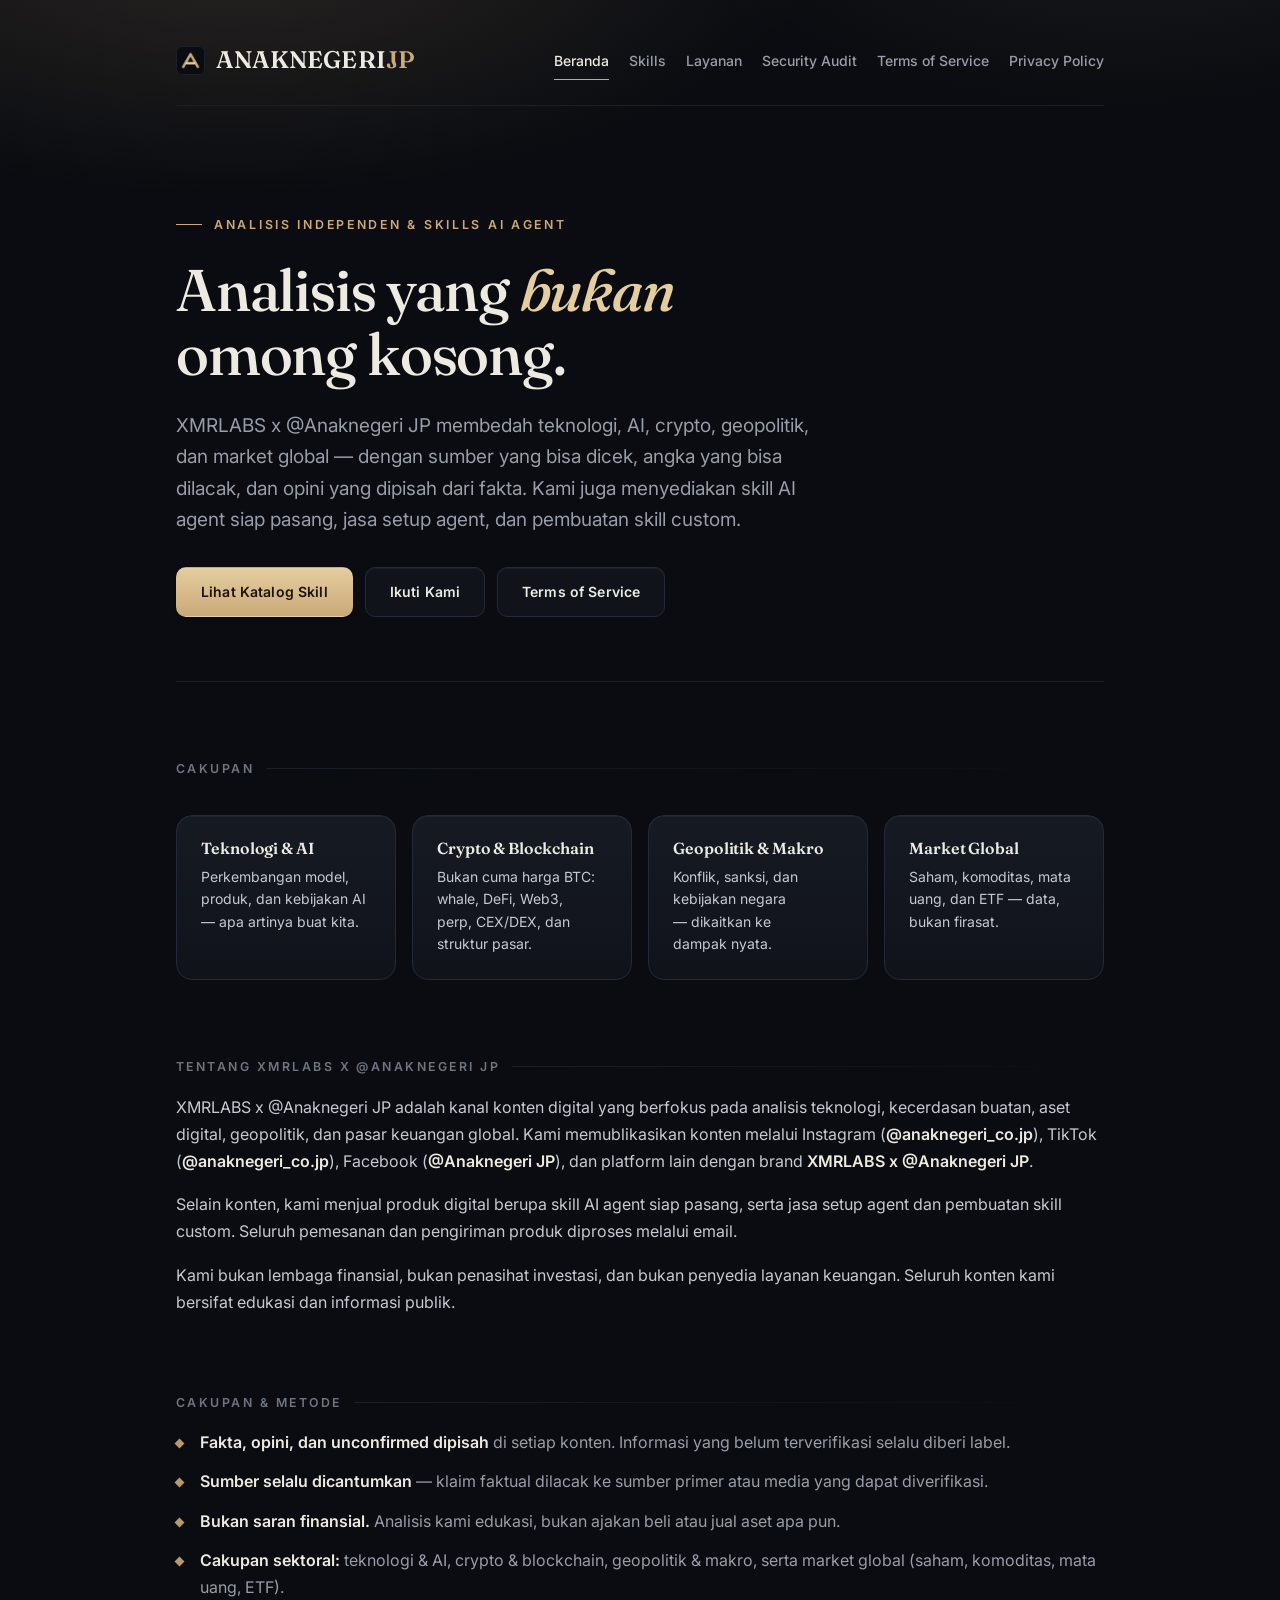
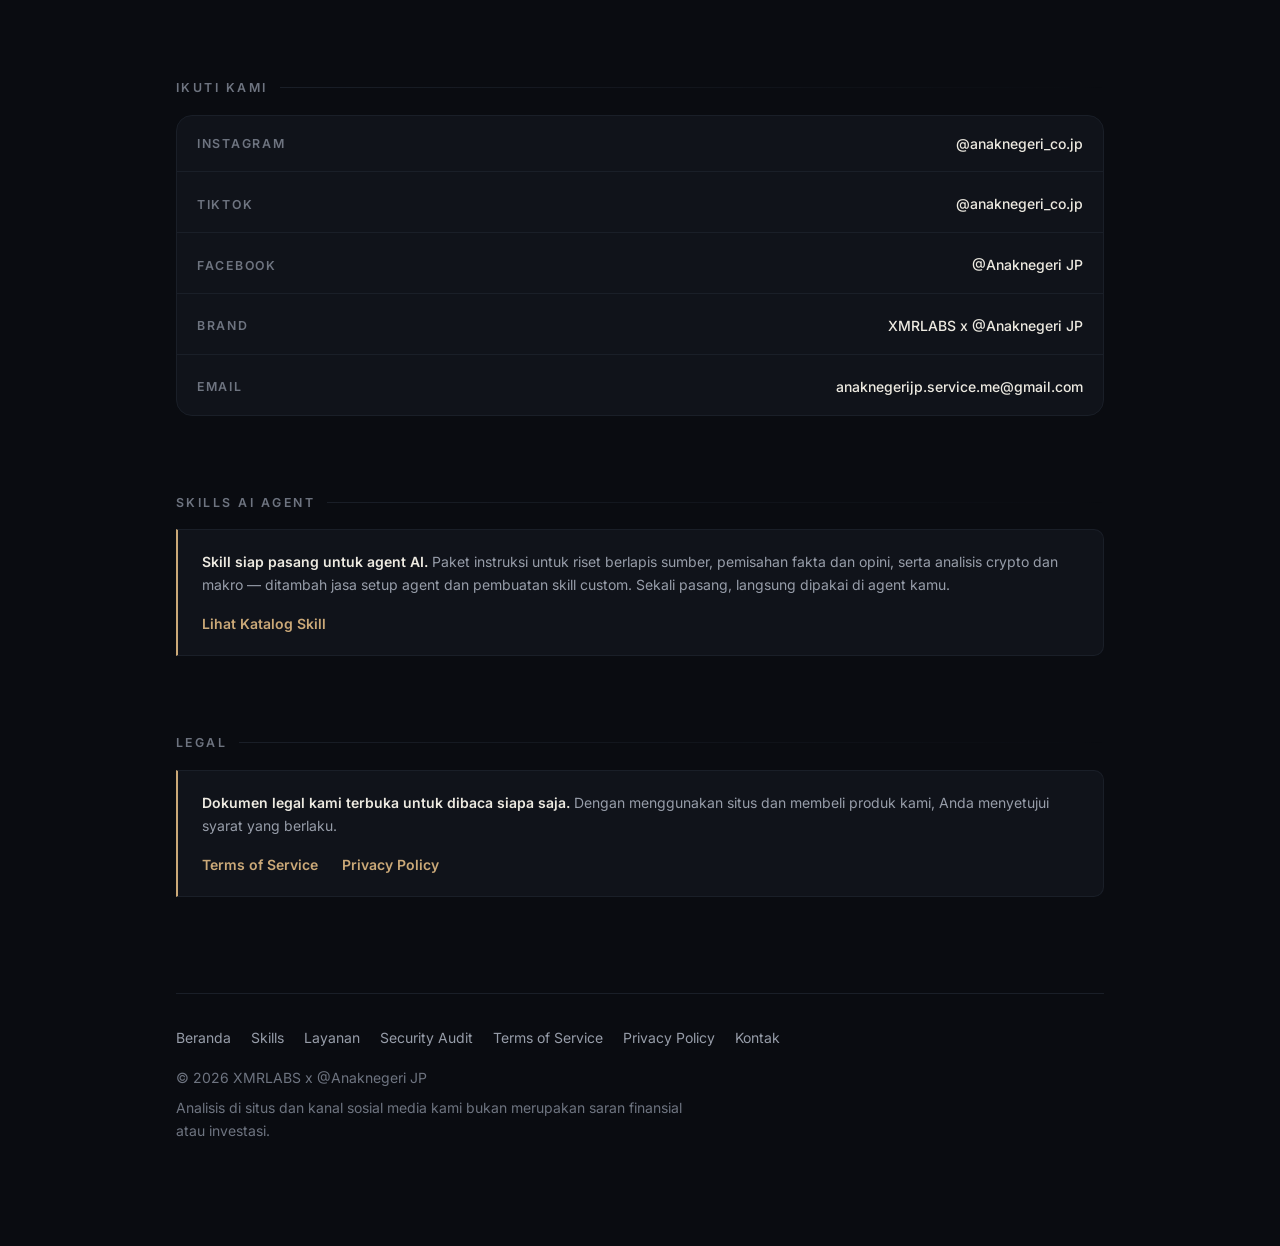
<file: index.html>
<!DOCTYPE html>
<html lang="id">
<head>
<meta charset="utf-8">
<meta name="viewport" content="width=device-width, initial-scale=1">
<title>XMRLABS x @Anaknegeri JP — Analisis Teknologi, AI, Crypto &amp; Geopolitik + Skills AI Agent</title>
<meta name="description" content="Analisis teknologi, AI, crypto, geopolitik, dan market global — plus katalog skill AI agent siap pasang. Sumber bisa dicek, opini dipisah dari fakta.">
<meta name="theme-color" content="#0A0C11">
<meta name="author" content="XMRLABS x @Anaknegeri JP">

<link rel="canonical" href="https://xmrbushido.github.io/anaknegerijp/">
<link rel="icon" href="favicon.svg" type="image/svg+xml">
<link rel="icon" type="image/png" sizes="32x32" href="favicon-32.png">
<link rel="apple-touch-icon" sizes="180x180" href="apple-touch-icon.png">

<link rel="preconnect" href="https://fonts.googleapis.com">
<link rel="preconnect" href="https://fonts.gstatic.com" crossorigin>
<link href="https://fonts.googleapis.com/css2?family=Fraunces:ital,opsz,wght@0,9..144,400;0,9..144,500;0,9..144,600;1,9..144,400;1,9..144,500&amp;family=Inter:wght@400;500;600;700&amp;display=swap" rel="stylesheet">

<meta property="og:type" content="website">
<meta property="og:site_name" content="XMRLABS x @Anaknegeri JP">
<meta property="og:title" content="XMRLABS x @Anaknegeri JP — Analisis yang bukan omong kosong">
<meta property="og:description" content="Membedah teknologi, AI, crypto, geopolitik, dan market global. Sumber bisa dicek, angka bisa dilacak, opini dipisah dari fakta. Tersedia katalog skill AI agent siap pasang.">
<meta property="og:url" content="https://xmrbushido.github.io/anaknegerijp/">
<meta property="og:image" content="https://xmrbushido.github.io/anaknegerijp/og-image.png">
<meta property="og:image:width" content="1200">
<meta property="og:image:height" content="630">
<meta property="og:locale" content="id_ID">

<meta name="twitter:card" content="summary_large_image">
<meta name="twitter:title" content="XMRLABS x @Anaknegeri JP — Analisis yang bukan omong kosong">
<meta name="twitter:description" content="Membedah teknologi, AI, crypto, geopolitik, dan market global. Sumber bisa dicek, angka bisa dilacak, opini dipisah dari fakta. Tersedia katalog skill AI agent siap pasang.">
<meta name="twitter:image" content="https://xmrbushido.github.io/anaknegerijp/og-image.png">

<link rel="stylesheet" href="styles.css">

<script type="application/ld+json">
{
  "@context": "https://schema.org",
  "@type": "Organization",
  "name": "XMRLABS x @Anaknegeri JP",
  "alternateName": "@XMRLABS",
  "url": "https://xmrbushido.github.io/anaknegerijp/",
  "description": "Kanal analisis teknologi, AI, crypto, geopolitik, dan pasar keuangan global, sekaligus katalog skill AI agent siap pasang.",
  "email": "anaknegerijp.service.me@gmail.com",
  "sameAs": [
    "https://www.instagram.com/anaknegeri_co.jp/",
    "https://www.tiktok.com/@anaknegeri_co.jp",
    "https://www.facebook.com/717797158264858"
  ]
}
</script>
</head>
<body>
<a class="skip-link" href="#main">Lompat ke konten utama</a>

<div class="wrap">
  <header class="site-header">
    <a class="brand" href="./" aria-label="Anaknegeri JP — beranda"><img class="brand-icon" src="app-icon.png" alt="" aria-hidden="true"><span>ANAKNEGERI<em>JP</em></span></a>
    <nav class="site-nav" aria-label="Navigasi utama">
      <a href="./" aria-current="page">Beranda</a>
      <a href="skills.html">Skills</a>
      <a href="layanan.html">Layanan</a>
      <a href="security-audit.html">Security Audit</a>
      <a href="terms.html">Terms of Service</a>
      <a href="privacy.html">Privacy Policy</a>
    </nav>
  </header>

  <main id="main" tabindex="-1">

    <section class="hero reveal">
      <p class="eyebrow">Analisis Independen &amp; Skills AI Agent</p>
      <h1>Analisis yang <em>bukan</em> omong kosong.</h1>
      <p class="lead">XMRLABS x @Anaknegeri JP membedah teknologi, AI, crypto, geopolitik, dan market global — dengan sumber yang bisa dicek, angka yang bisa dilacak, dan opini yang dipisah dari fakta. Kami juga menyediakan skill AI agent siap pasang, jasa setup agent, dan pembuatan skill custom.</p>
      <div class="actions">
        <a class="btn btn--primary" href="skills.html">Lihat Katalog Skill</a>
        <a class="btn btn--ghost" href="#sosmed">Ikuti Kami</a>
        <a class="btn btn--ghost" href="terms.html">Terms of Service</a>
      </div>
    </section>

    <section class="section reveal reveal-2" aria-labelledby="cakupan-title">
      <h2 class="section-title" id="cakupan-title">Cakupan</h2>
      <div class="card-grid">
        <article class="card">
          <h3>Teknologi &amp; AI</h3>
          <p>Perkembangan model, produk, dan kebijakan AI — apa artinya buat kita.</p>
        </article>
        <article class="card">
          <h3>Crypto &amp; Blockchain</h3>
          <p>Bukan cuma harga BTC: whale, DeFi, Web3, perp, CEX/DEX, dan struktur pasar.</p>
        </article>
        <article class="card">
          <h3>Geopolitik &amp; Makro</h3>
          <p>Konflik, sanksi, dan kebijakan negara — dikaitkan ke dampak nyata.</p>
        </article>
        <article class="card">
          <h3>Market Global</h3>
          <p>Saham, komoditas, mata uang, dan ETF — data, bukan firasat.</p>
        </article>
      </div>
    </section>

    <section class="section prose reveal reveal-2" id="tentang" aria-labelledby="tentang-title">
      <h2 class="section-title" id="tentang-title">Tentang XMRLABS x @Anaknegeri JP</h2>
      <p>XMRLABS x @Anaknegeri JP adalah kanal konten digital yang berfokus pada analisis teknologi, kecerdasan buatan, aset digital, geopolitik, dan pasar keuangan global. Kami memublikasikan konten melalui Instagram (<strong>@anaknegeri_co.jp</strong>), TikTok (<strong>@anaknegeri_co.jp</strong>), Facebook (<strong>@Anaknegeri JP</strong>), dan platform lain dengan brand <strong>XMRLABS x @Anaknegeri JP</strong>.</p>
      <p>Selain konten, kami menjual produk digital berupa skill AI agent siap pasang, serta jasa setup agent dan pembuatan skill custom. Seluruh pemesanan dan pengiriman produk diproses melalui email.</p>
      <p>Kami bukan lembaga finansial, bukan penasihat investasi, dan bukan penyedia layanan keuangan. Seluruh konten kami bersifat edukasi dan informasi publik.</p>
    </section>

    <section class="section reveal reveal-3" id="metode" aria-labelledby="metode-title">
      <h2 class="section-title" id="metode-title">Cakupan &amp; Metode</h2>
      <ul class="rule-list">
        <li><strong>Fakta, opini, dan unconfirmed dipisah</strong> di setiap konten. Informasi yang belum terverifikasi selalu diberi label.</li>
        <li><strong>Sumber selalu dicantumkan</strong> — klaim faktual dilacak ke sumber primer atau media yang dapat diverifikasi.</li>
        <li><strong>Bukan saran finansial.</strong> Analisis kami edukasi, bukan ajakan beli atau jual aset apa pun.</li>
        <li><strong>Cakupan sektoral:</strong> teknologi &amp; AI, crypto &amp; blockchain, geopolitik &amp; makro, serta market global (saham, komoditas, mata uang, ETF).</li>
      </ul>
    </section>

    <section class="section reveal reveal-3" id="sosmed" aria-labelledby="sosmed-title">
      <h2 class="section-title" id="sosmed-title">Ikuti Kami</h2>
      <ul class="contact-list">
        <li>
          <span class="contact-key">Instagram</span>
          <a class="contact-val" href="https://www.instagram.com/anaknegeri_co.jp/" rel="me noopener noreferrer" target="_blank">@anaknegeri_co.jp</a>
        </li>
        <li>
          <span class="contact-key">TikTok</span>
          <a class="contact-val" href="https://www.tiktok.com/@anaknegeri_co.jp" rel="me noopener noreferrer" target="_blank">@anaknegeri_co.jp</a>
        </li>
        <li>
          <span class="contact-key">Facebook</span>
          <a class="contact-val" href="https://www.facebook.com/717797158264858" rel="me noopener noreferrer" target="_blank">@Anaknegeri JP</a>
        </li>
        <li>
          <span class="contact-key">Brand</span>
          <span class="contact-val">XMRLABS x @Anaknegeri JP</span>
        </li>
        <li>
          <span class="contact-key">Email</span>
          <a class="contact-val" href="mailto:anaknegerijp.service.me@gmail.com">anaknegerijp.service.me@gmail.com</a>
        </li>
      </ul>
    </section>

    <section class="section reveal reveal-4" id="skills" aria-labelledby="skills-title">
      <h2 class="section-title" id="skills-title">Skills AI Agent</h2>
      <p class="note">
        <strong>Skill siap pasang untuk agent AI.</strong> Paket instruksi untuk riset berlapis sumber, pemisahan fakta dan opini, serta analisis crypto dan makro — ditambah jasa setup agent dan pembuatan skill custom. Sekali pasang, langsung dipakai di agent kamu.
        <span class="legal-links">
          <a href="skills.html">Lihat Katalog Skill</a>
        </span>
      </p>
    </section>

    <section class="section reveal reveal-4" id="legal" aria-labelledby="legal-title">
      <h2 class="section-title" id="legal-title">Legal</h2>
      <p class="note">
        <strong>Dokumen legal kami terbuka untuk dibaca siapa saja.</strong> Dengan menggunakan situs dan membeli produk kami, Anda menyetujui syarat yang berlaku.
        <span class="legal-links">
          <a href="terms.html">Terms of Service</a>
          <a href="privacy.html">Privacy Policy</a>
        </span>
      </p>
    </section>

  </main>

  <footer class="site-footer">
    <nav class="footer-links" aria-label="Navigasi footer">
      <a href="./">Beranda</a>
      <a href="skills.html">Skills</a>
      <a href="layanan.html">Layanan</a>
      <a href="security-audit.html">Security Audit</a>
      <a href="terms.html">Terms of Service</a>
      <a href="privacy.html">Privacy Policy</a>
      <a href="mailto:anaknegerijp.service.me@gmail.com">Kontak</a>
    </nav>
    <p>&copy; 2026 XMRLABS x @Anaknegeri JP</p>
    <p class="disclaimer">Analisis di situs dan kanal sosial media kami bukan merupakan saran finansial atau investasi.</p>
  </footer>
</div>
</body>
</html>
</file>
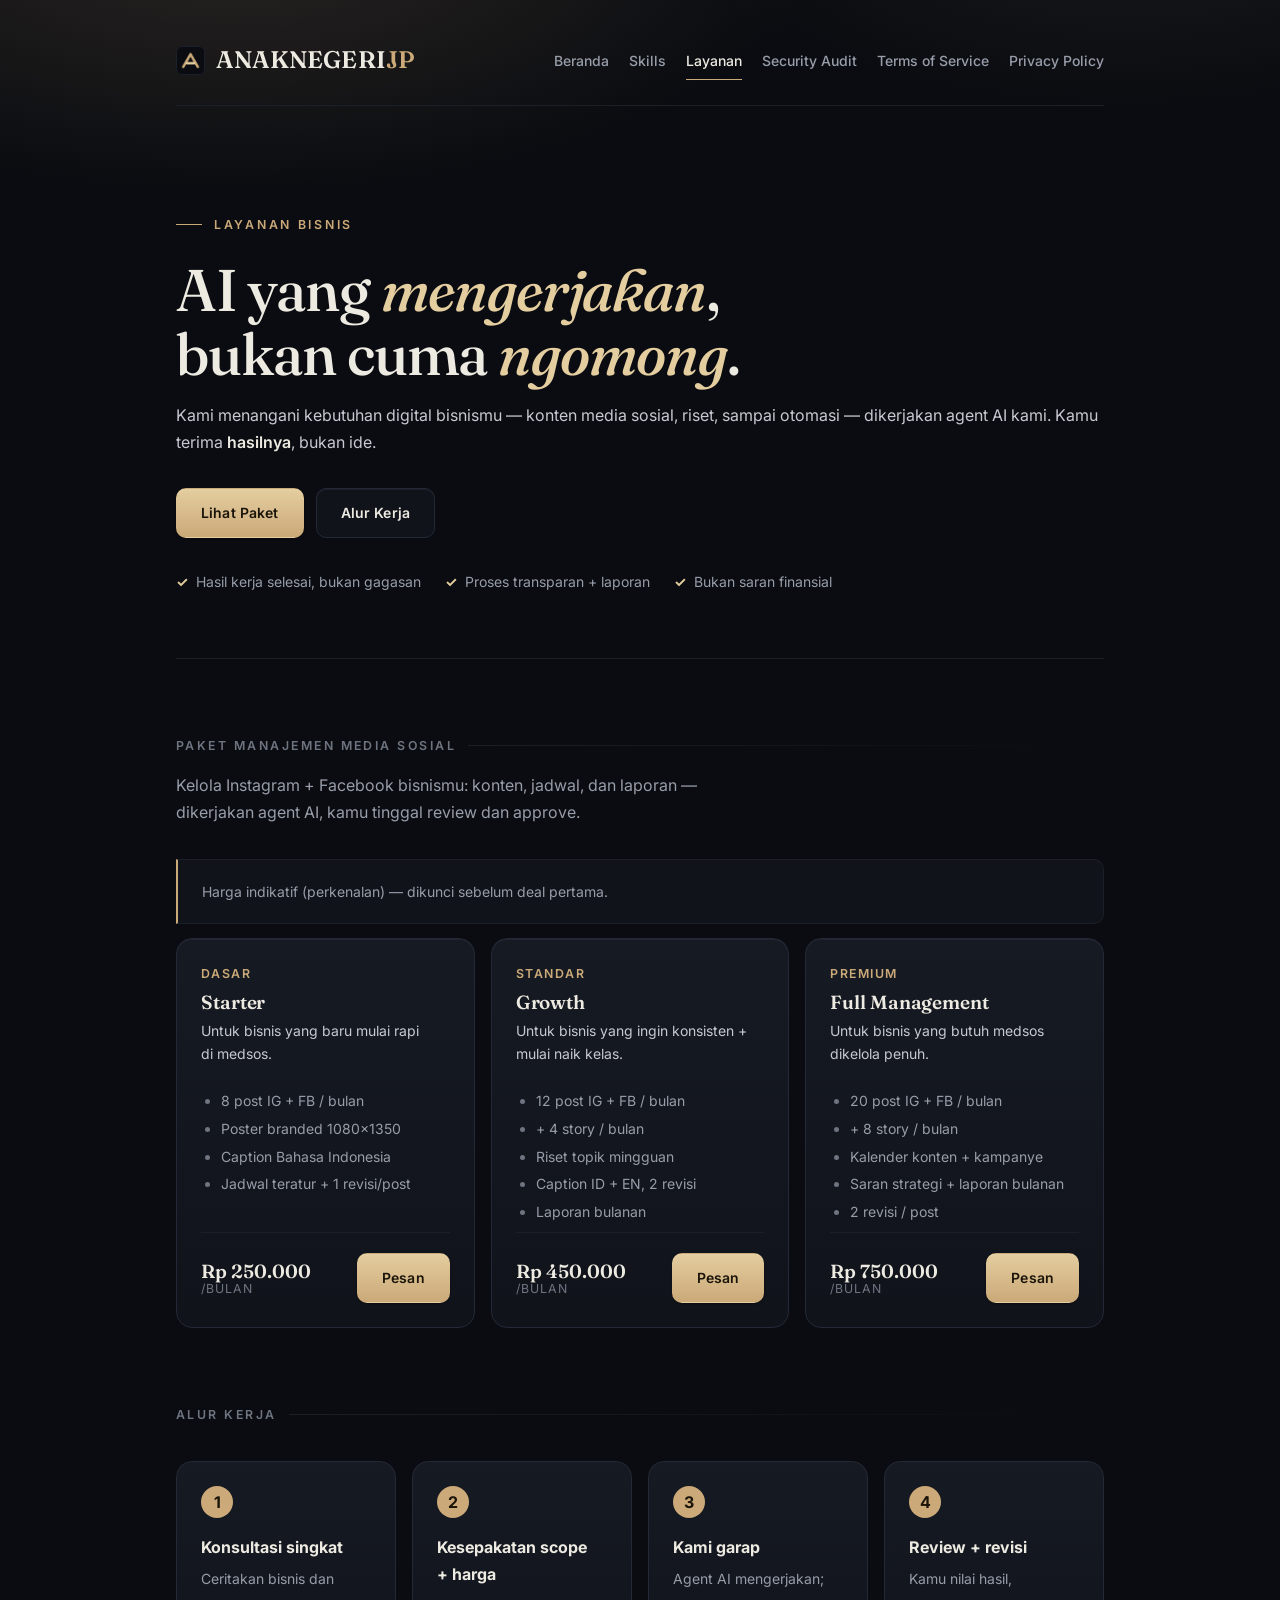
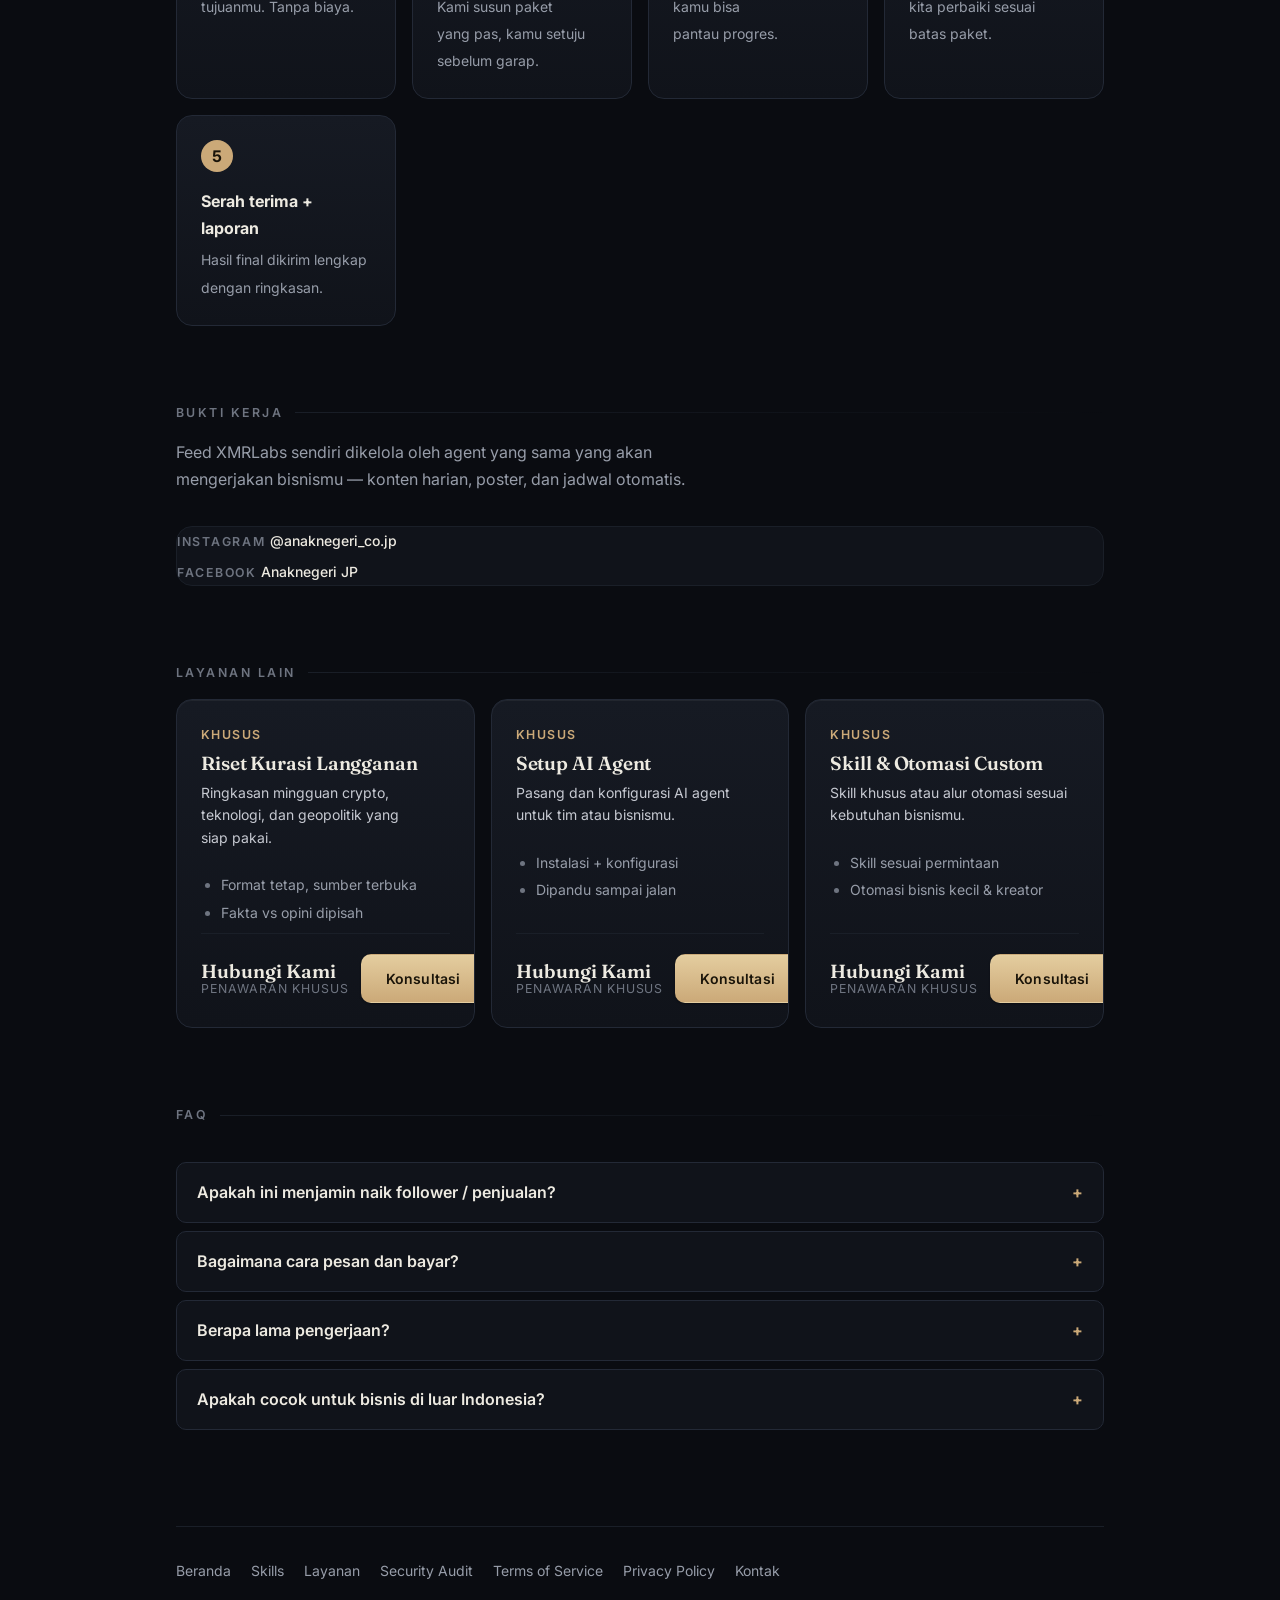
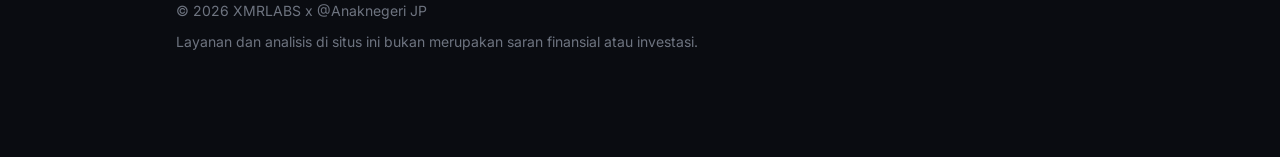
<file: layanan.html>
<!DOCTYPE html>
<html lang="id">
<head>
<meta charset="utf-8">
<meta name="viewport" content="width=device-width, initial-scale=1">
<title>Layanan Bisnis — XMRLABS x @Anaknegeri JP</title>
<meta name="description" content="Jasa digital yang dikerjakan agent AI: manajemen media sosial, riset kurasi, setup agent, dan skill custom. Kamu terima hasilnya, bukan ide.">
<meta name="theme-color" content="#0A0C11">
<link rel="canonical" href="https://xmrbushido.github.io/anaknegerijp/layanan.html">
<link rel="icon" href="favicon.svg" type="image/svg+xml">
<link rel="icon" type="image/png" sizes="32x32" href="favicon-32.png">
<link rel="apple-touch-icon" sizes="180x180" href="apple-touch-icon.png">

<meta property="og:type" content="website">
<meta property="og:site_name" content="XMRLABS x @Anaknegeri JP">
<meta property="og:title" content="Layanan Bisnis — XMRLABS x @Anaknegeri JP">
<meta property="og:description" content="Jasa digital yang dikerjakan agent AI: manajemen media sosial, riset kurasi, setup agent, dan skill custom.">
<meta property="og:url" content="https://xmrbushido.github.io/anaknegerijp/layanan.html">
<meta property="og:image" content="https://xmrbushido.github.io/anaknegerijp/og-image.png">
<meta property="og:image:width" content="1200">
<meta property="og:image:height" content="630">
<meta property="og:locale" content="id_ID">

<meta name="twitter:card" content="summary_large_image">
<meta name="twitter:title" content="Layanan Bisnis — XMRLABS x @Anaknegeri JP">
<meta name="twitter:description" content="Jasa digital yang dikerjakan agent AI: manajemen media sosial, riset kurasi, setup agent, dan skill custom.">
<meta name="twitter:image" content="https://xmrbushido.github.io/anaknegerijp/og-image.png">

<link rel="preconnect" href="https://fonts.googleapis.com">
<link rel="preconnect" href="https://fonts.gstatic.com" crossorigin>
<link href="https://fonts.googleapis.com/css2?family=Fraunces:ital,opsz,wght@0,9..144,400;0,9..144,500;0,9..144,600;1,9..144,400;1,9..144,500&amp;family=Inter:wght@400;500;600;700&amp;display=swap" rel="stylesheet">
<link rel="stylesheet" href="styles.css">
</head>
<body>
<a class="skip-link" href="#main">Lompat ke konten utama</a>

<div class="wrap">
  <header class="site-header">
    <a class="brand" href="./" aria-label="Anaknegeri JP — beranda"><img class="brand-icon" src="app-icon.png" alt="" aria-hidden="true"><span>ANAKNEGERI<em>JP</em></span></a>
    <nav class="site-nav" aria-label="Navigasi utama">
      <a href="./">Beranda</a>
      <a href="skills.html">Skills</a>
      <a href="layanan.html" aria-current="page">Layanan</a>
      <a href="security-audit.html">Security Audit</a>
      <a href="terms.html">Terms of Service</a>
      <a href="privacy.html">Privacy Policy</a>
    </nav>
  </header>

  <main id="main" tabindex="-1">

    <section class="hero">
      <p class="eyebrow">Layanan Bisnis</p>
      <h1>AI yang <em>mengerjakan</em>, bukan cuma <em>ngomong</em>.</h1>
      <p>Kami menangani kebutuhan digital bisnismu — konten media sosial, riset, sampai otomasi — dikerjakan agent AI kami. Kamu terima <strong>hasilnya</strong>, bukan ide.</p>
      <div class="actions">
        <a class="btn btn--primary" href="#paket">Lihat Paket</a>
        <a class="btn btn--ghost" href="#alur">Alur Kerja</a>
      </div>
      <ul class="trust-list">
        <li>Hasil kerja selesai, bukan gagasan</li>
        <li>Proses transparan + laporan</li>
        <li>Bukan saran finansial</li>
      </ul>
    </section>

    <section class="section" id="paket" aria-labelledby="paket-title">
      <h2 class="section-title" id="paket-title">Paket Manajemen Media Sosial</h2>
      <p class="section-lead">Kelola Instagram + Facebook bisnismu: konten, jadwal, dan laporan — dikerjakan agent AI, kamu tinggal review dan approve.</p>
      <p class="note">Harga indikatif (perkenalan) — dikunci sebelum deal pertama.</p>
      <div class="skill-grid">

        <article class="card skill-card">
          <span class="skill-tag">Dasar</span>
          <h3>Starter</h3>
          <p class="skill-desc">Untuk bisnis yang baru mulai rapi di medsos.</p>
          <ul class="skill-list">
            <li>8 post IG + FB / bulan</li>
            <li>Poster branded 1080×1350</li>
            <li>Caption Bahasa Indonesia</li>
            <li>Jadwal teratur + 1 revisi/post</li>
          </ul>
          <div class="skill-foot">
            <div class="price">Rp 250.000<small>/bulan</small></div>
            <a class="btn btn--primary" href="mailto:anaknegerijp.service.me@gmail.com?subject=Pesan%20Layanan%3A%20Starter">Pesan</a>
          </div>
        </article>

        <article class="card skill-card">
          <span class="skill-tag">Standar</span>
          <h3>Growth</h3>
          <p class="skill-desc">Untuk bisnis yang ingin konsisten + mulai naik kelas.</p>
          <ul class="skill-list">
            <li>12 post IG + FB / bulan</li>
            <li>+ 4 story / bulan</li>
            <li>Riset topik mingguan</li>
            <li>Caption ID + EN, 2 revisi</li>
            <li>Laporan bulanan</li>
          </ul>
          <div class="skill-foot">
            <div class="price">Rp 450.000<small>/bulan</small></div>
            <a class="btn btn--primary" href="mailto:anaknegerijp.service.me@gmail.com?subject=Pesan%20Layanan%3A%20Growth">Pesan</a>
          </div>
        </article>

        <article class="card skill-card">
          <span class="skill-tag">Premium</span>
          <h3>Full Management</h3>
          <p class="skill-desc">Untuk bisnis yang butuh medsos dikelola penuh.</p>
          <ul class="skill-list">
            <li>20 post IG + FB / bulan</li>
            <li>+ 8 story / bulan</li>
            <li>Kalender konten + kampanye</li>
            <li>Saran strategi + laporan bulanan</li>
            <li>2 revisi / post</li>
          </ul>
          <div class="skill-foot">
            <div class="price">Rp 750.000<small>/bulan</small></div>
            <a class="btn btn--primary" href="mailto:anaknegerijp.service.me@gmail.com?subject=Pesan%20Layanan%3A%20Full%20Management">Pesan</a>
          </div>
        </article>

      </div>
    </section>

    <section class="section" id="alur" aria-labelledby="alur-title">
      <h2 class="section-title" id="alur-title">Alur Kerja</h2>
      <ol class="steps">
        <li><b>Konsultasi singkat</b><span>Ceritakan bisnis dan tujuanmu. Tanpa biaya.</span></li>
        <li><b>Kesepakatan scope + harga</b><span>Kami susun paket yang pas, kamu setuju sebelum garap.</span></li>
        <li><b>Kami garap</b><span>Agent AI mengerjakan; kamu bisa pantau progres.</span></li>
        <li><b>Review + revisi</b><span>Kamu nilai hasil, kita perbaiki sesuai batas paket.</span></li>
        <li><b>Serah terima + laporan</b><span>Hasil final dikirim lengkap dengan ringkasan.</span></li>
      </ol>
    </section>

    <section class="section" id="portofolio" aria-labelledby="portofolio-title">
      <h2 class="section-title" id="portofolio-title">Bukti Kerja</h2>
      <p class="section-lead">Feed XMRLabs sendiri dikelola oleh agent yang sama yang akan mengerjakan bisnismu — konten harian, poster, dan jadwal otomatis.</p>
      <div class="contact-list">
        <div>
          <span class="contact-key">Instagram</span>
          <a class="contact-val" href="https://www.instagram.com/anaknegeri_co.jp/" rel="me noopener noreferrer" target="_blank">@anaknegeri_co.jp</a>
        </div>
        <div>
          <span class="contact-key">Facebook</span>
          <a class="contact-val" href="https://www.facebook.com/717797158264858" rel="noopener noreferrer" target="_blank">Anaknegeri JP</a>
        </div>
      </div>
    </section>

    <section class="section" id="lain" aria-labelledby="lain-title">
      <h2 class="section-title" id="lain-title">Layanan Lain</h2>
      <div class="skill-grid">
        <article class="card skill-card">
          <span class="skill-tag">Khusus</span>
          <h3>Riset Kurasi Langganan</h3>
          <p class="skill-desc">Ringkasan mingguan crypto, teknologi, dan geopolitik yang siap pakai.</p>
          <ul class="skill-list">
            <li>Format tetap, sumber terbuka</li>
            <li>Fakta vs opini dipisah</li>
          </ul>
          <div class="skill-foot">
            <div class="price">Hubungi Kami<small>penawaran khusus</small></div>
            <a class="btn btn--primary" href="mailto:anaknegerijp.service.me@gmail.com?subject=Pesan%20Jasa%3A%20Riset%20Kurasi">Konsultasi</a>
          </div>
        </article>
        <article class="card skill-card">
          <span class="skill-tag">Khusus</span>
          <h3>Setup AI Agent</h3>
          <p class="skill-desc">Pasang dan konfigurasi AI agent untuk tim atau bisnismu.</p>
          <ul class="skill-list">
            <li>Instalasi + konfigurasi</li>
            <li>Dipandu sampai jalan</li>
          </ul>
          <div class="skill-foot">
            <div class="price">Hubungi Kami<small>penawaran khusus</small></div>
            <a class="btn btn--primary" href="mailto:anaknegerijp.service.me@gmail.com?subject=Pesan%20Jasa%3A%20Setup%20AI%20Agent">Konsultasi</a>
          </div>
        </article>
        <article class="card skill-card">
          <span class="skill-tag">Khusus</span>
          <h3>Skill &amp; Otomasi Custom</h3>
          <p class="skill-desc">Skill khusus atau alur otomasi sesuai kebutuhan bisnismu.</p>
          <ul class="skill-list">
            <li>Skill sesuai permintaan</li>
            <li>Otomasi bisnis kecil &amp; kreator</li>
          </ul>
          <div class="skill-foot">
            <div class="price">Hubungi Kami<small>penawaran khusus</small></div>
            <a class="btn btn--primary" href="mailto:anaknegerijp.service.me@gmail.com?subject=Pesan%20Jasa%3A%20Skill%20Custom">Konsultasi</a>
          </div>
        </article>
      </div>
    </section>

    <section class="section" id="faq" aria-labelledby="faq-title">
      <h2 class="section-title" id="faq-title">FAQ</h2>
      <div class="faq">
        <details>
          <summary>Apakah ini menjamin naik follower / penjualan?</summary>
          <p>Tidak. Kami mengerjakan konten dan proses dengan standar profesional, tetapi hasil bisnis bergantung pada banyak faktor di luar kendali kami.</p>
        </details>
        <details>
          <summary>Bagaimana cara pesan dan bayar?</summary>
          <p>Klik tombol Pesan pada paket, lalu kirim email. Kami balas dengan instruksi pembayaran dan detailScope.</p>
        </details>
        <details>
          <summary>Berapa lama pengerjaan?</summary>
          <p>Paket bulanan mulai setelah kesepakatan. Konten pertama umumnya siap dalam beberapa hari kerja.</p>
        </details>
        <details>
          <summary>Apakah cocok untuk bisnis di luar Indonesia?</summary>
          <p>Bisa. Konten dan komunikasi dapat disesuaikan bahasa serta pasar. Sebutkan lokasimu saat memesan.</p>
        </details>
      </div>
    </section>

  </main>

  <footer class="site-footer">
    <nav class="footer-links" aria-label="Navigasi footer">
      <a href="./">Beranda</a>
      <a href="skills.html">Skills</a>
      <a href="layanan.html">Layanan</a>
      <a href="security-audit.html">Security Audit</a>
      <a href="terms.html">Terms of Service</a>
      <a href="privacy.html">Privacy Policy</a>
      <a href="mailto:anaknegerijp.service.me@gmail.com">Kontak</a>
    </nav>
    <p>&copy; 2026 XMRLABS x @Anaknegeri JP</p>
    <p class="disclaimer">Layanan dan analisis di situs ini bukan merupakan saran finansial atau investasi.</p>
  </footer>
</div>
</body>
</html>
</file>
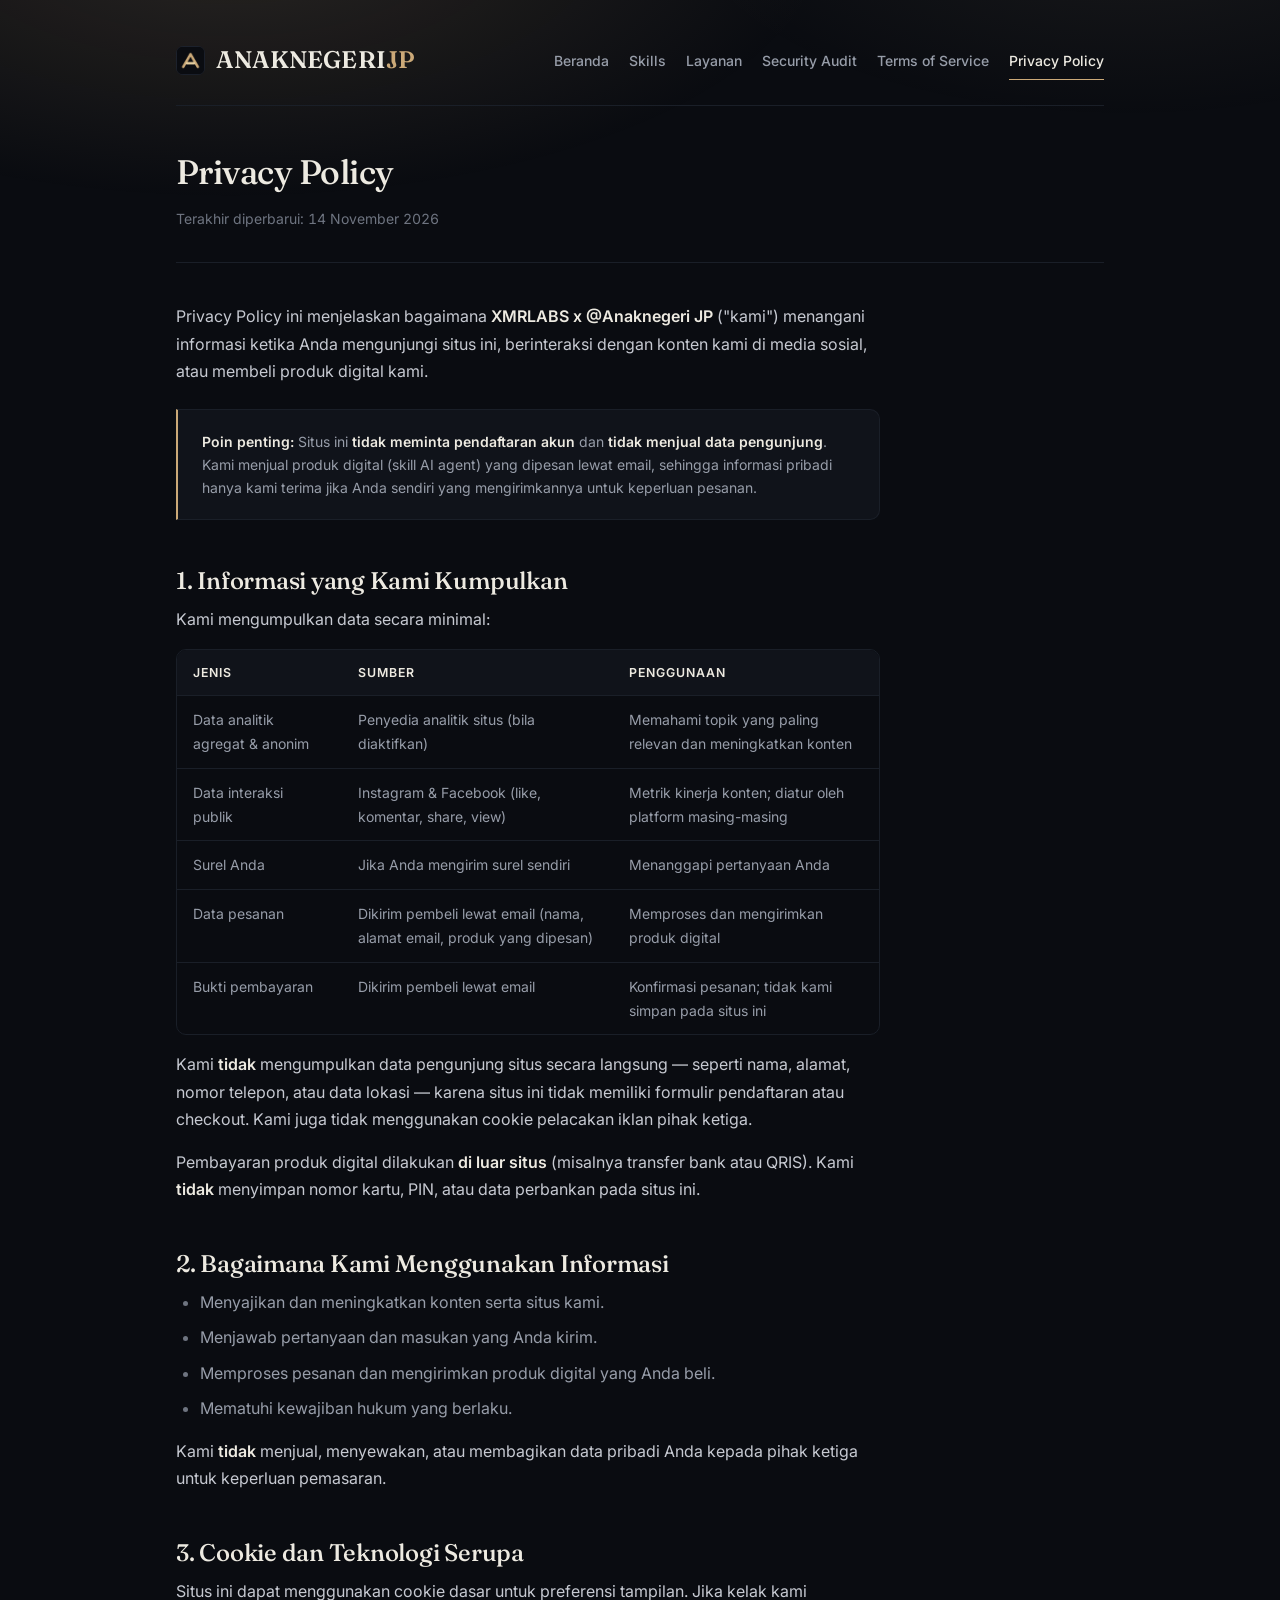
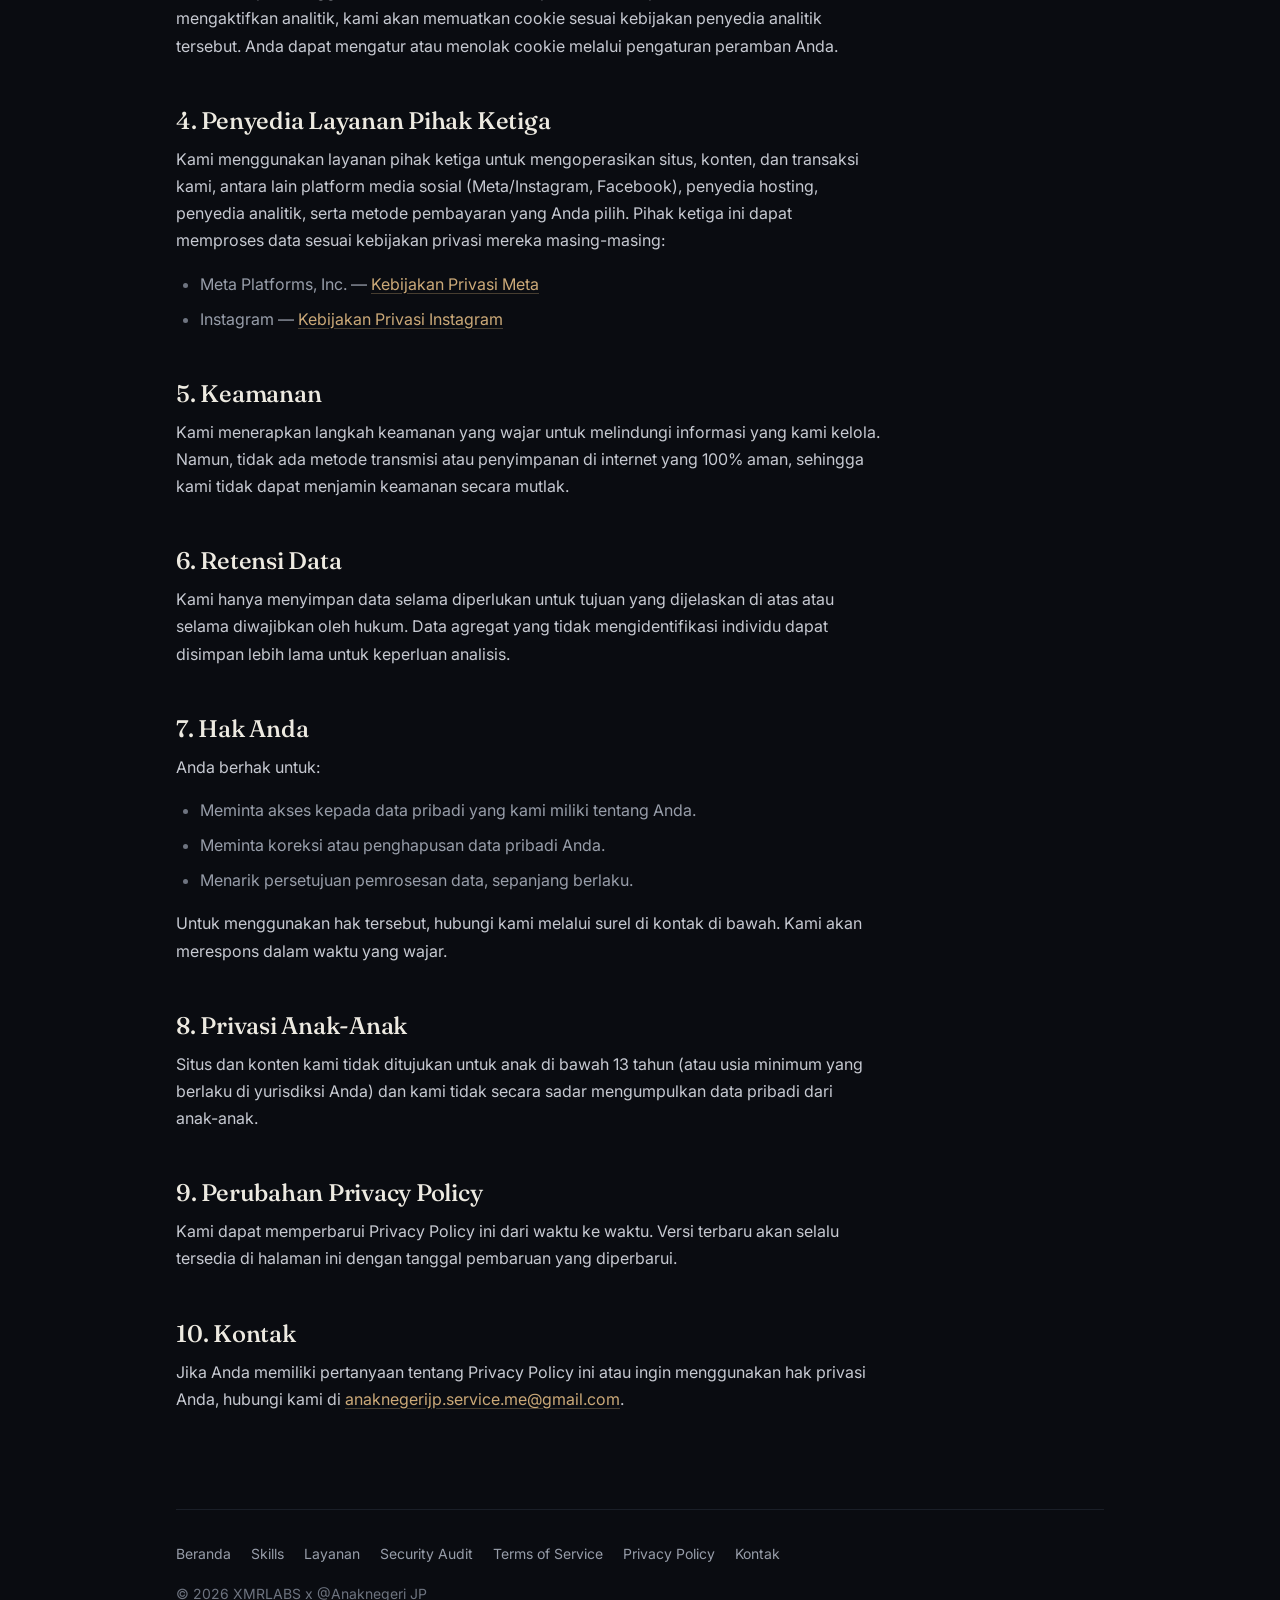
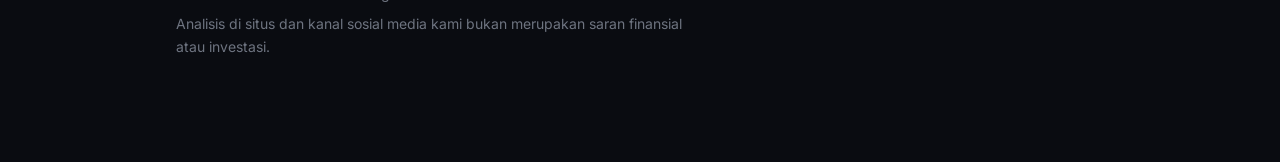
<file: privacy.html>
<!DOCTYPE html>
<html lang="id">
<head>
<meta charset="utf-8">
<meta name="viewport" content="width=device-width, initial-scale=1">
<title>Privacy Policy — XMRLABS x @Anaknegeri JP</title>
<meta name="description" content="Kebijakan privasi XMRLABS x @Anaknegeri JP: tanpa pendaftaran akun, tanpa penjualan data, tanpa pelacakan iklan. Data pesanan produk digital dikelola minimal lewat email.">
<meta name="theme-color" content="#0A0C11">
<link rel="canonical" href="https://xmrbushido.github.io/anaknegerijp/privacy.html">
<link rel="icon" href="favicon.svg" type="image/svg+xml">
<link rel="icon" type="image/png" sizes="32x32" href="favicon-32.png">
<link rel="apple-touch-icon" sizes="180x180" href="apple-touch-icon.png">

<meta property="og:type" content="article">
<meta property="og:site_name" content="XMRLABS x @Anaknegeri JP">
<meta property="og:title" content="Privacy Policy — XMRLABS x @Anaknegeri JP">
<meta property="og:description" content="Bagaimana XMRLABS x @Anaknegeri JP menangani informasi: tanpa akun, tanpa penjualan data, data pesanan dikelola minimal.">
<meta property="og:url" content="https://xmrbushido.github.io/anaknegerijp/privacy.html">
<meta property="og:image" content="https://xmrbushido.github.io/anaknegerijp/og-image.png">
<meta property="og:image:width" content="1200">
<meta property="og:image:height" content="630">
<meta property="og:locale" content="id_ID">

<meta name="twitter:card" content="summary_large_image">
<meta name="twitter:title" content="Privacy Policy — XMRLABS x @Anaknegeri JP">
<meta name="twitter:description" content="Bagaimana XMRLABS x @Anaknegeri JP menangani informasi: tanpa akun, tanpa penjualan data, data pesanan dikelola minimal.">
<meta name="twitter:image" content="https://xmrbushido.github.io/anaknegerijp/og-image.png">

<link rel="preconnect" href="https://fonts.googleapis.com">
<link rel="preconnect" href="https://fonts.gstatic.com" crossorigin>
<link href="https://fonts.googleapis.com/css2?family=Fraunces:ital,opsz,wght@0,9..144,400;0,9..144,500;0,9..144,600;1,9..144,400;1,9..144,500&amp;family=Inter:wght@400;500;600;700&amp;display=swap" rel="stylesheet">
<link rel="stylesheet" href="styles.css">
</head>
<body>
<a class="skip-link" href="#main">Lompat ke konten utama</a>

<div class="wrap">
  <header class="site-header">
    <a class="brand" href="./" aria-label="Anaknegeri JP — beranda"><img class="brand-icon" src="app-icon.png" alt="" aria-hidden="true"><span>ANAKNEGERI<em>JP</em></span></a>
    <nav class="site-nav" aria-label="Navigasi utama">
      <a href="./">Beranda</a>
      <a href="skills.html">Skills</a>
      <a href="layanan.html">Layanan</a>
      <a href="security-audit.html">Security Audit</a>
      <a href="terms.html">Terms of Service</a>
      <a href="privacy.html" aria-current="page">Privacy Policy</a>
    </nav>
  </header>

  <main id="main" tabindex="-1">
    <div class="article-head">
      <h1>Privacy Policy</h1>
      <p class="article-meta">Terakhir diperbarui: 14 November 2026</p>
    </div>

    <div class="article-body">
      <p>Privacy Policy ini menjelaskan bagaimana <strong>XMRLABS x @Anaknegeri JP</strong> ("kami") menangani informasi ketika Anda mengunjungi situs ini, berinteraksi dengan konten kami di media sosial, atau membeli produk digital kami.</p>

      <p class="note"><strong>Poin penting:</strong> Situs ini <strong>tidak meminta pendaftaran akun</strong> dan <strong>tidak menjual data pengunjung</strong>. Kami menjual produk digital (skill AI agent) yang dipesan lewat email, sehingga informasi pribadi hanya kami terima jika Anda sendiri yang mengirimkannya untuk keperluan pesanan.</p>

      <h2>1. Informasi yang Kami Kumpulkan</h2>
      <p>Kami mengumpulkan data secara minimal:</p>
      <div class="table-wrap">
        <table>
          <thead>
            <tr><th scope="col">Jenis</th><th scope="col">Sumber</th><th scope="col">Penggunaan</th></tr>
          </thead>
          <tbody>
            <tr><td>Data analitik agregat &amp; anonim</td><td>Penyedia analitik situs (bila diaktifkan)</td><td>Memahami topik yang paling relevan dan meningkatkan konten</td></tr>
            <tr><td>Data interaksi publik</td><td>Instagram &amp; Facebook (like, komentar, share, view)</td><td>Metrik kinerja konten; diatur oleh platform masing-masing</td></tr>
            <tr><td>Surel Anda</td><td>Jika Anda mengirim surel sendiri</td><td>Menanggapi pertanyaan Anda</td></tr>
            <tr><td>Data pesanan</td><td>Dikirim pembeli lewat email (nama, alamat email, produk yang dipesan)</td><td>Memproses dan mengirimkan produk digital</td></tr>
            <tr><td>Bukti pembayaran</td><td>Dikirim pembeli lewat email</td><td>Konfirmasi pesanan; tidak kami simpan pada situs ini</td></tr>
          </tbody>
        </table>
      </div>
      <p>Kami <strong>tidak</strong> mengumpulkan data pengunjung situs secara langsung — seperti nama, alamat, nomor telepon, atau data lokasi — karena situs ini tidak memiliki formulir pendaftaran atau checkout. Kami juga tidak menggunakan cookie pelacakan iklan pihak ketiga.</p>
      <p>Pembayaran produk digital dilakukan <strong>di luar situs</strong> (misalnya transfer bank atau QRIS). Kami <strong>tidak</strong> menyimpan nomor kartu, PIN, atau data perbankan pada situs ini.</p>

      <h2>2. Bagaimana Kami Menggunakan Informasi</h2>
      <ul>
        <li>Menyajikan dan meningkatkan konten serta situs kami.</li>
        <li>Menjawab pertanyaan dan masukan yang Anda kirim.</li>
        <li>Memproses pesanan dan mengirimkan produk digital yang Anda beli.</li>
        <li>Mematuhi kewajiban hukum yang berlaku.</li>
      </ul>
      <p>Kami <strong>tidak</strong> menjual, menyewakan, atau membagikan data pribadi Anda kepada pihak ketiga untuk keperluan pemasaran.</p>

      <h2>3. Cookie dan Teknologi Serupa</h2>
      <p>Situs ini dapat menggunakan cookie dasar untuk preferensi tampilan. Jika kelak kami mengaktifkan analitik, kami akan memuatkan cookie sesuai kebijakan penyedia analitik tersebut. Anda dapat mengatur atau menolak cookie melalui pengaturan peramban Anda.</p>

      <h2>4. Penyedia Layanan Pihak Ketiga</h2>
      <p>Kami menggunakan layanan pihak ketiga untuk mengoperasikan situs, konten, dan transaksi kami, antara lain platform media sosial (Meta/Instagram, Facebook), penyedia hosting, penyedia analitik, serta metode pembayaran yang Anda pilih. Pihak ketiga ini dapat memproses data sesuai kebijakan privasi mereka masing-masing:</p>
      <ul>
        <li>Meta Platforms, Inc. — <a href="https://www.facebook.com/privacy/policy/" rel="noopener noreferrer" target="_blank">Kebijakan Privasi Meta</a></li>
        <li>Instagram — <a href="https://privacycenter.instagram.com/policy/" rel="noopener noreferrer" target="_blank">Kebijakan Privasi Instagram</a></li>
      </ul>

      <h2>5. Keamanan</h2>
      <p>Kami menerapkan langkah keamanan yang wajar untuk melindungi informasi yang kami kelola. Namun, tidak ada metode transmisi atau penyimpanan di internet yang 100% aman, sehingga kami tidak dapat menjamin keamanan secara mutlak.</p>

      <h2>6. Retensi Data</h2>
      <p>Kami hanya menyimpan data selama diperlukan untuk tujuan yang dijelaskan di atas atau selama diwajibkan oleh hukum. Data agregat yang tidak mengidentifikasi individu dapat disimpan lebih lama untuk keperluan analisis.</p>

      <h2>7. Hak Anda</h2>
      <p>Anda berhak untuk:</p>
      <ul>
        <li>Meminta akses kepada data pribadi yang kami miliki tentang Anda.</li>
        <li>Meminta koreksi atau penghapusan data pribadi Anda.</li>
        <li>Menarik persetujuan pemrosesan data, sepanjang berlaku.</li>
      </ul>
      <p>Untuk menggunakan hak tersebut, hubungi kami melalui surel di kontak di bawah. Kami akan merespons dalam waktu yang wajar.</p>

      <h2>8. Privasi Anak-Anak</h2>
      <p>Situs dan konten kami tidak ditujukan untuk anak di bawah 13 tahun (atau usia minimum yang berlaku di yurisdiksi Anda) dan kami tidak secara sadar mengumpulkan data pribadi dari anak-anak.</p>

      <h2>9. Perubahan Privacy Policy</h2>
      <p>Kami dapat memperbarui Privacy Policy ini dari waktu ke waktu. Versi terbaru akan selalu tersedia di halaman ini dengan tanggal pembaruan yang diperbarui.</p>

      <h2>10. Kontak</h2>
      <p>Jika Anda memiliki pertanyaan tentang Privacy Policy ini atau ingin menggunakan hak privasi Anda, hubungi kami di <a href="mailto:anaknegerijp.service.me@gmail.com">anaknegerijp.service.me@gmail.com</a>.</p>
    </div>
  </main>

  <footer class="site-footer">
    <nav class="footer-links" aria-label="Navigasi footer">
      <a href="./">Beranda</a>
      <a href="skills.html">Skills</a>
      <a href="layanan.html">Layanan</a>
      <a href="security-audit.html">Security Audit</a>
      <a href="terms.html">Terms of Service</a>
      <a href="privacy.html">Privacy Policy</a>
      <a href="mailto:anaknegerijp.service.me@gmail.com">Kontak</a>
    </nav>
    <p>&copy; 2026 XMRLABS x @Anaknegeri JP</p>
    <p class="disclaimer">Analisis di situs dan kanal sosial media kami bukan merupakan saran finansial atau investasi.</p>
  </footer>
</div>
</body>
</html>
</file>
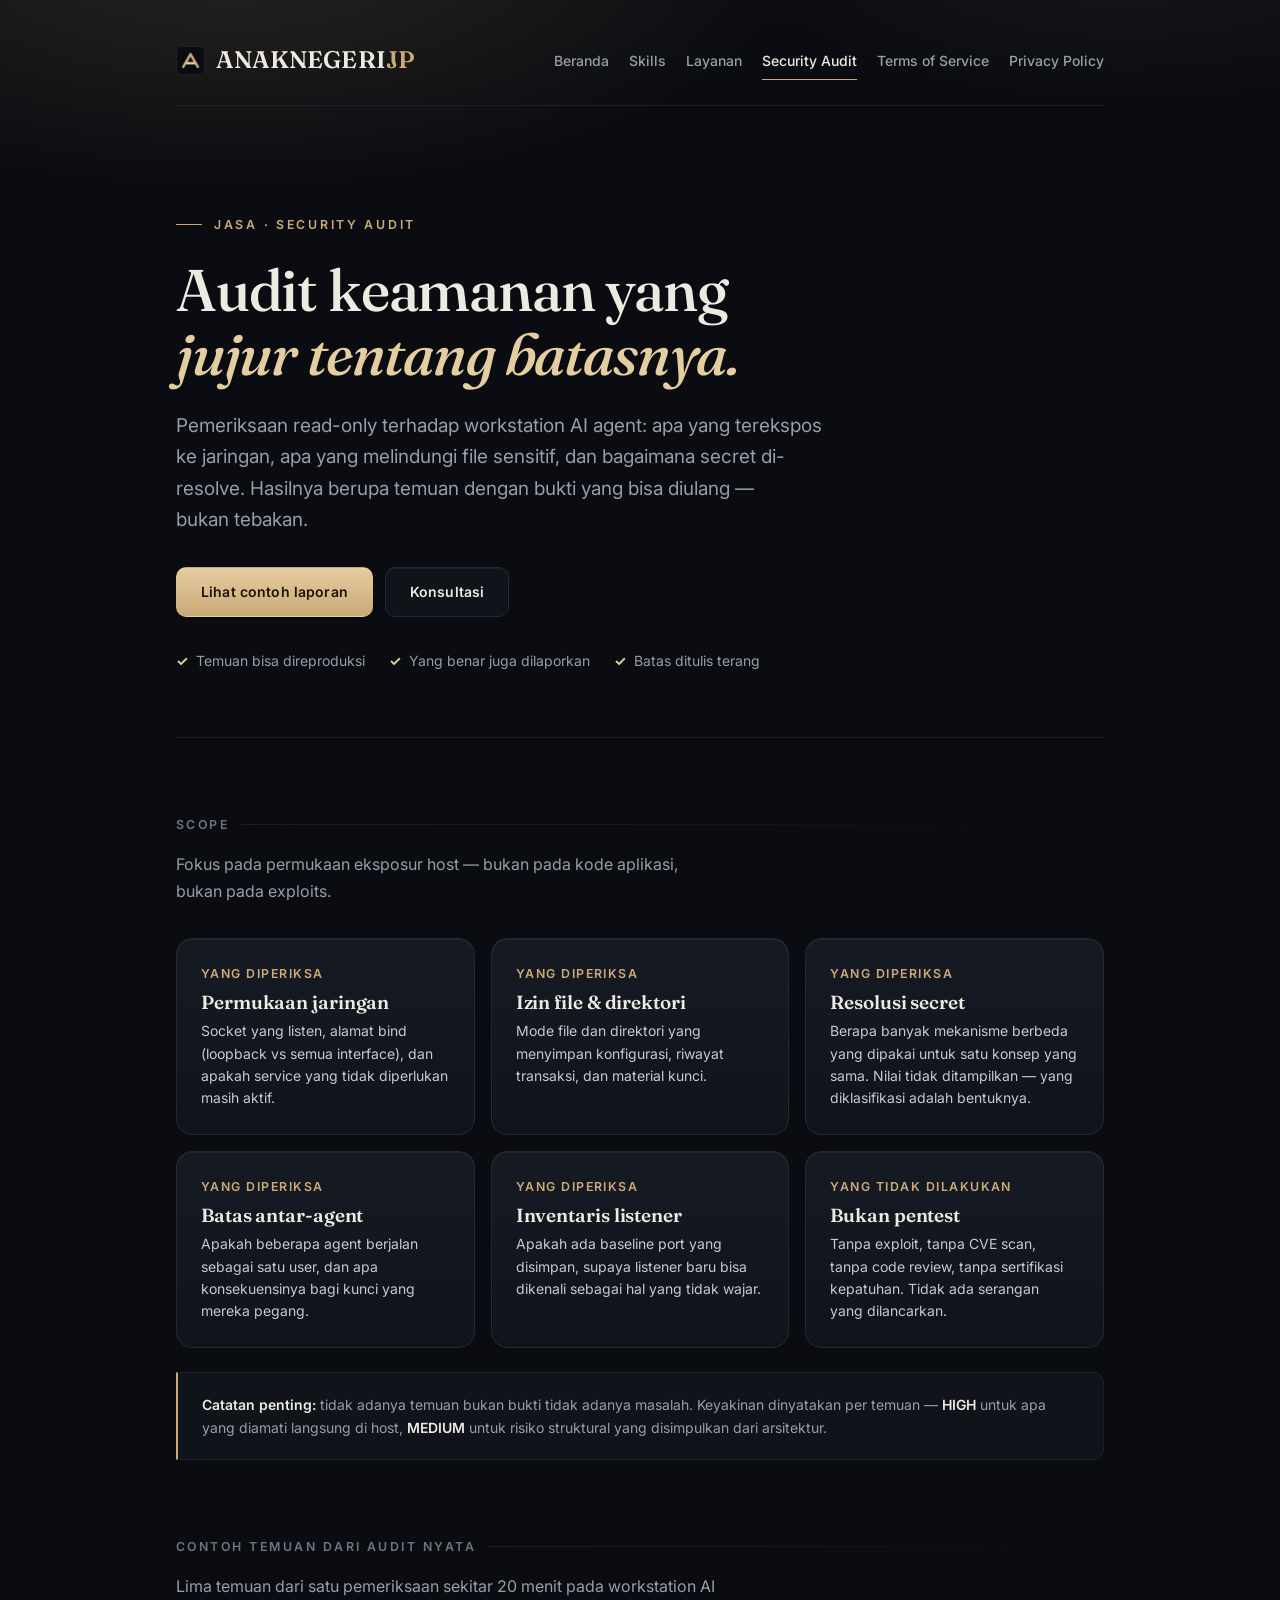
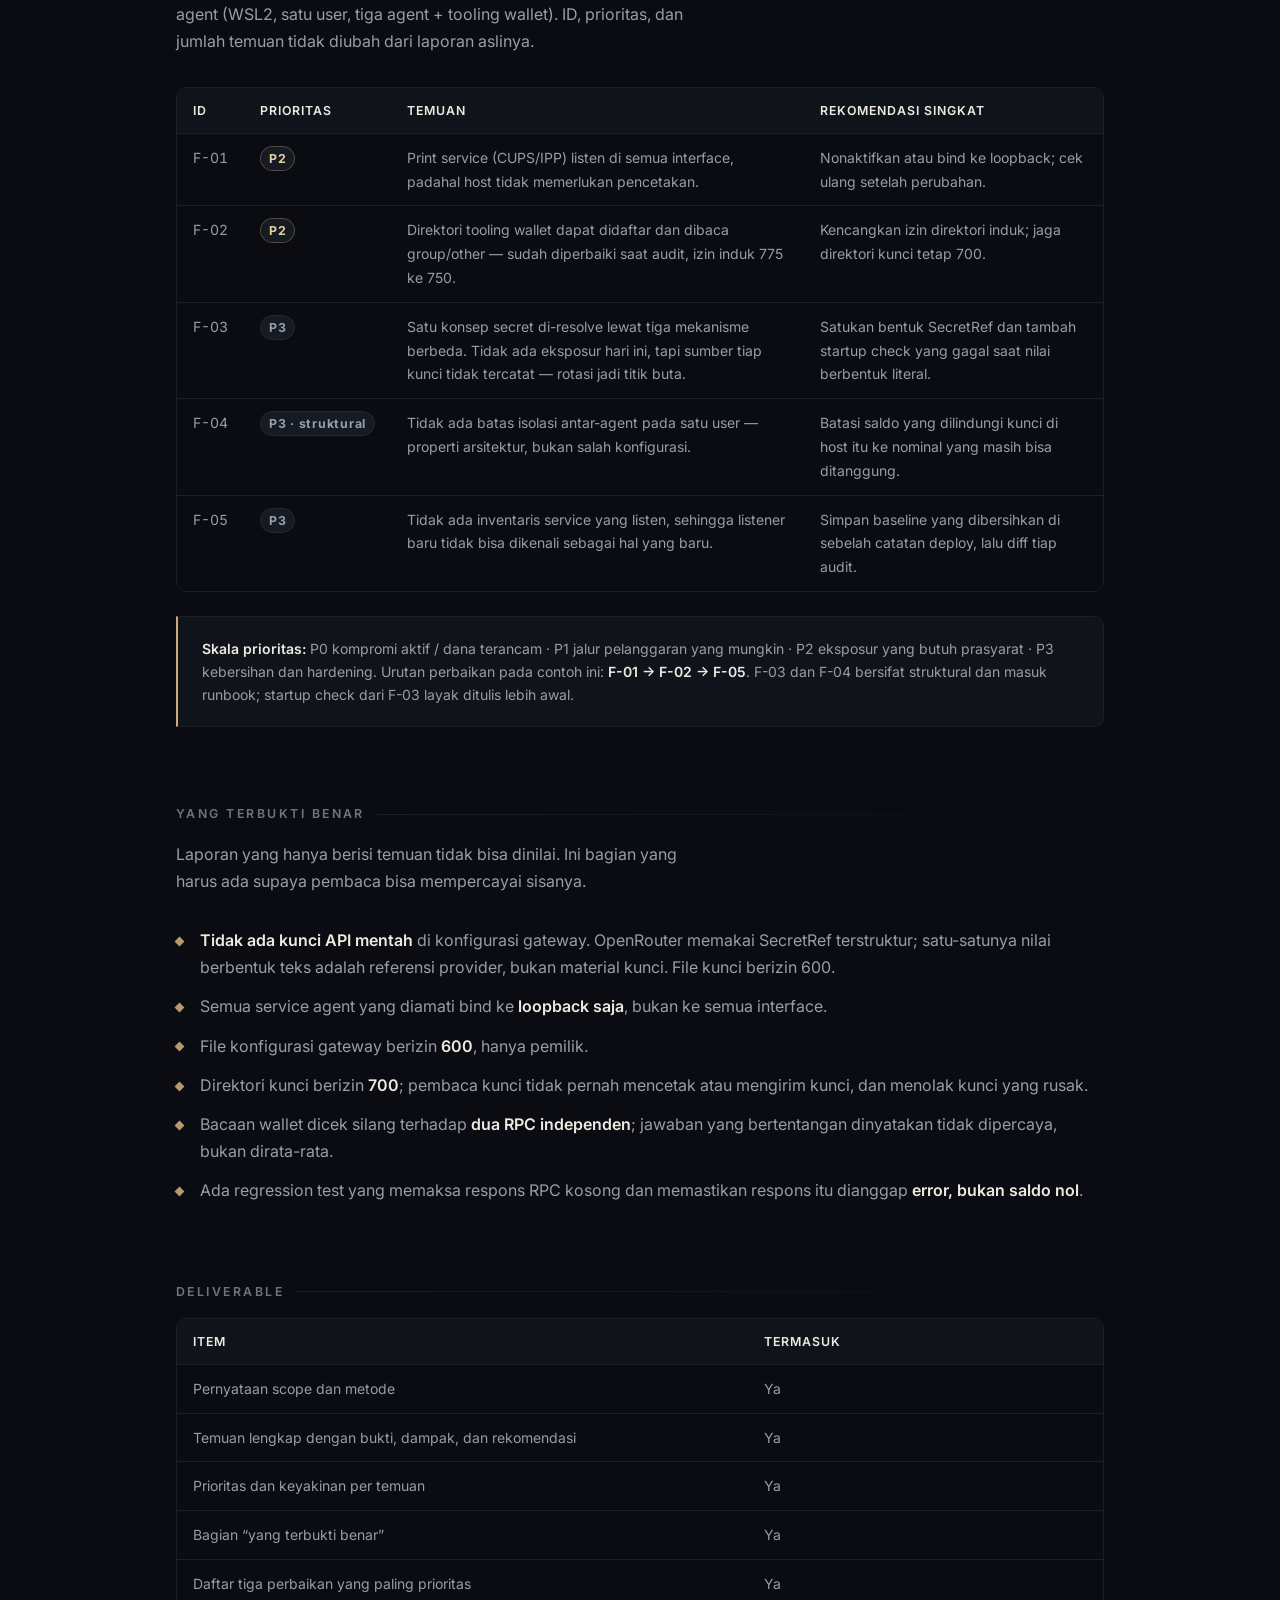
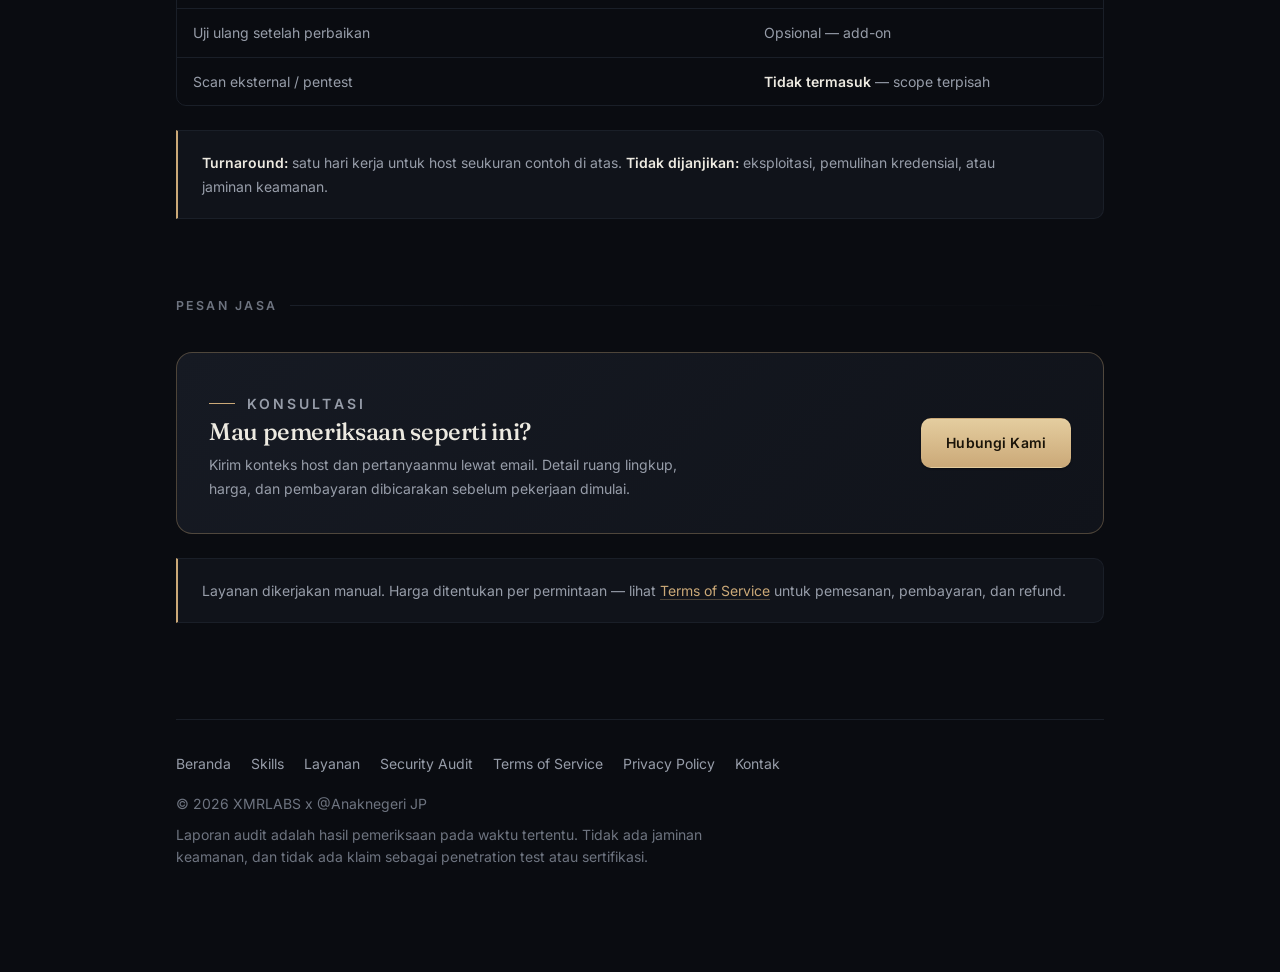
<file: security-audit.html>
<!DOCTYPE html>
<html lang="id">
<head>
<meta charset="utf-8">
<meta name="viewport" content="width=device-width, initial-scale=1">
<title>Security Audit untuk Workstation AI Agent — XMRLABS x @Anaknegeri JP</title>
<meta name="description" content="Audit read-only terhadap workstation AI agent: listener jaringan, izin file, cara secret di-resolve, dan batas isolasi antar-agent. Temuan dengan bukti yang bisa diulang, lengkap dengan yang terbukti benar.">
<meta name="theme-color" content="#0A0C11">

<link rel="canonical" href="https://xmrbushido.github.io/anaknegerijp/security-audit.html">
<link rel="icon" href="favicon.svg" type="image/svg+xml">
<link rel="icon" type="image/png" sizes="32x32" href="favicon-32.png">
<link rel="apple-touch-icon" sizes="180x180" href="apple-touch-icon.png">

<meta property="og:type" content="website">
<meta property="og:site_name" content="XMRLABS x @Anaknegeri JP">
<meta property="og:title" content="Security Audit untuk Workstation AI Agent">
<meta property="og:description" content="Pemeriksaan read-only, temuan dengan bukti yang bisa direproduksi, dan batas yang dinyatakan terang. Bukan pentest.">
<meta property="og:url" content="https://xmrbushido.github.io/anaknegerijp/security-audit.html">
<meta property="og:image" content="https://xmrbushido.github.io/anaknegerijp/og-image.png">
<meta property="og:image:width" content="1200">
<meta property="og:image:height" content="630">
<meta property="og:locale" content="id_ID">

<meta name="twitter:card" content="summary_large_image">
<meta name="twitter:title" content="Security Audit untuk Workstation AI Agent">
<meta name="twitter:description" content="Temuan dengan bukti yang bisa direproduksi. Yang benar juga dilaporkan. Bukan pentest.">
<meta name="twitter:image" content="https://xmrbushido.github.io/anaknegerijp/og-image.png">

<link rel="preconnect" href="https://fonts.googleapis.com">
<link rel="preconnect" href="https://fonts.gstatic.com" crossorigin>
<link href="https://fonts.googleapis.com/css2?family=Fraunces:ital,opsz,wght@0,9..144,400;0,9..144,500;0,9..144,600;1,9..144,400;1,9..144,500&amp;family=Inter:wght@400;500;600;700&amp;display=swap" rel="stylesheet">
<link rel="stylesheet" href="styles.css">
<style>
  .sev {
    display: inline-block;
    font-size: var(--t-xs);
    font-weight: 700;
    letter-spacing: 0.06em;
    padding: 1px 8px;
    border-radius: var(--r-full);
    border: 1px solid var(--c-line);
    background: var(--c-surface-2);
    color: var(--c-fg);
    white-space: nowrap;
  }
  .sev--p2 { border-color: var(--c-accent-32); color: var(--c-accent-2); }
  .sev--p3 { color: var(--c-muted); }
  .audit-note { margin-top: var(--s-6); }
  .audit-table td:first-child { font-variant-numeric: tabular-nums; white-space: nowrap; }
</style>
</head>
<body>
<a class="skip-link" href="#main">Lompat ke konten utama</a>

<div class="wrap">
  <header class="site-header">
    <a class="brand" href="./" aria-label="Anaknegeri JP — beranda"><img class="brand-icon" src="app-icon.png" alt="" aria-hidden="true"><span>ANAKNEGERI<em>JP</em></span></a>
    <nav class="site-nav" aria-label="Navigasi utama">
      <a href="./">Beranda</a>
      <a href="skills.html">Skills</a>
      <a href="layanan.html">Layanan</a>
      <a href="security-audit.html" aria-current="page">Security Audit</a>
      <a href="terms.html">Terms of Service</a>
      <a href="privacy.html">Privacy Policy</a>
    </nav>
  </header>

  <main id="main" tabindex="-1">

    <section class="hero">
      <p class="eyebrow">Jasa · Security Audit</p>
      <h1>Audit keamanan yang <em>jujur tentang batasnya.</em></h1>
      <p class="lead">Pemeriksaan read-only terhadap workstation AI agent: apa yang terekspos ke jaringan, apa yang melindungi file sensitif, dan bagaimana secret di-resolve. Hasilnya berupa temuan dengan bukti yang bisa diulang — bukan tebakan.</p>
      <div class="actions">
        <a class="btn btn--primary" href="#contoh">Lihat contoh laporan</a>
        <a class="btn btn--ghost" href="mailto:anaknegerijp.service.me@gmail.com?subject=Pesan%20Jasa%3A%20Security%20Audit">Konsultasi</a>
      </div>
      <ul class="trust-list">
        <li>Temuan bisa direproduksi</li>
        <li>Yang benar juga dilaporkan</li>
        <li>Batas ditulis terang</li>
      </ul>
    </section>

    <section class="section" id="cakupan" aria-labelledby="cakupan-title">
      <h2 class="section-title" id="cakupan-title">Scope</h2>
      <p class="section-lead">Fokus pada permukaan eksposur host — bukan pada kode aplikasi, bukan pada exploits.</p>
      <div class="skill-grid">
        <article class="card skill-card">
          <span class="skill-tag">Yang diperiksa</span>
          <h3>Permukaan jaringan</h3>
          <p>Socket yang listen, alamat bind (loopback vs semua interface), dan apakah service yang tidak diperlukan masih aktif.</p>
        </article>
        <article class="card skill-card">
          <span class="skill-tag">Yang diperiksa</span>
          <h3>Izin file &amp; direktori</h3>
          <p>Mode file dan direktori yang menyimpan konfigurasi, riwayat transaksi, dan material kunci.</p>
        </article>
        <article class="card skill-card">
          <span class="skill-tag">Yang diperiksa</span>
          <h3>Resolusi secret</h3>
          <p>Berapa banyak mekanisme berbeda yang dipakai untuk satu konsep yang sama. Nilai tidak ditampilkan — yang diklasifikasi adalah bentuknya.</p>
        </article>
        <article class="card skill-card">
          <span class="skill-tag">Yang diperiksa</span>
          <h3>Batas antar-agent</h3>
          <p>Apakah beberapa agent berjalan sebagai satu user, dan apa konsekuensinya bagi kunci yang mereka pegang.</p>
        </article>
        <article class="card skill-card">
          <span class="skill-tag">Yang diperiksa</span>
          <h3>Inventaris listener</h3>
          <p>Apakah ada baseline port yang disimpan, supaya listener baru bisa dikenali sebagai hal yang tidak wajar.</p>
        </article>
        <article class="card skill-card">
          <span class="skill-tag">Yang tidak dilakukan</span>
          <h3>Bukan pentest</h3>
          <p>Tanpa exploit, tanpa CVE scan, tanpa code review, tanpa sertifikasi kepatuhan. Tidak ada serangan yang dilancarkan.</p>
        </article>
      </div>
      <p class="note audit-note"><strong>Catatan penting:</strong> tidak adanya temuan bukan bukti tidak adanya masalah. Keyakinan dinyatakan per temuan — <strong>HIGH</strong> untuk apa yang diamati langsung di host, <strong>MEDIUM</strong> untuk risiko struktural yang disimpulkan dari arsitektur.</p>
    </section>

    <section class="section" id="contoh" aria-labelledby="contoh-title">
      <h2 class="section-title" id="contoh-title">Contoh temuan dari audit nyata</h2>
      <p class="section-lead">Lima temuan dari satu pemeriksaan sekitar 20 menit pada workstation AI agent (WSL2, satu user, tiga agent + tooling wallet). ID, prioritas, dan jumlah temuan tidak diubah dari laporan aslinya.</p>
      <div class="table-wrap">
        <table class="audit-table">
          <thead>
            <tr><th>ID</th><th>Prioritas</th><th>Temuan</th><th>Rekomendasi singkat</th></tr>
          </thead>
          <tbody>
            <tr><td>F-01</td><td><span class="sev sev--p2">P2</span></td><td>Print service (CUPS/IPP) listen di semua interface, padahal host tidak memerlukan pencetakan.</td><td>Nonaktifkan atau bind ke loopback; cek ulang setelah perubahan.</td></tr>
            <tr><td>F-02</td><td><span class="sev sev--p2">P2</span></td><td>Direktori tooling wallet dapat didaftar dan dibaca group/other — sudah diperbaiki saat audit, izin induk 775 ke 750.</td><td>Kencangkan izin direktori induk; jaga direktori kunci tetap 700.</td></tr>
            <tr><td>F-03</td><td><span class="sev sev--p3">P3</span></td><td>Satu konsep secret di-resolve lewat tiga mekanisme berbeda. Tidak ada eksposur hari ini, tapi sumber tiap kunci tidak tercatat — rotasi jadi titik buta.</td><td>Satukan bentuk SecretRef dan tambah startup check yang gagal saat nilai berbentuk literal.</td></tr>
            <tr><td>F-04</td><td><span class="sev sev--p3">P3 · struktural</span></td><td>Tidak ada batas isolasi antar-agent pada satu user — properti arsitektur, bukan salah konfigurasi.</td><td>Batasi saldo yang dilindungi kunci di host itu ke nominal yang masih bisa ditanggung.</td></tr>
            <tr><td>F-05</td><td><span class="sev sev--p3">P3</span></td><td>Tidak ada inventaris service yang listen, sehingga listener baru tidak bisa dikenali sebagai hal yang baru.</td><td>Simpan baseline yang dibersihkan di sebelah catatan deploy, lalu diff tiap audit.</td></tr>
          </tbody>
        </table>
      </div>
      <p class="note audit-note"><strong>Skala prioritas:</strong> P0 kompromi aktif / dana terancam · P1 jalur pelanggaran yang mungkin · P2 eksposur yang butuh prasyarat · P3 kebersihan dan hardening. Urutan perbaikan pada contoh ini: <strong>F-01 → F-02 → F-05</strong>. F-03 dan F-04 bersifat struktural dan masuk runbook; startup check dari F-03 layak ditulis lebih awal.</p>
    </section>

    <section class="section" id="benar" aria-labelledby="benar-title">
      <h2 class="section-title" id="benar-title">Yang terbukti benar</h2>
      <p class="section-lead">Laporan yang hanya berisi temuan tidak bisa dinilai. Ini bagian yang harus ada supaya pembaca bisa mempercayai sisanya.</p>
      <ul class="rule-list">
        <li><strong>Tidak ada kunci API mentah</strong> di konfigurasi gateway. OpenRouter memakai SecretRef terstruktur; satu-satunya nilai berbentuk teks adalah referensi provider, bukan material kunci. File kunci berizin 600.</li>
        <li>Semua service agent yang diamati bind ke <strong>loopback saja</strong>, bukan ke semua interface.</li>
        <li>File konfigurasi gateway berizin <strong>600</strong>, hanya pemilik.</li>
        <li>Direktori kunci berizin <strong>700</strong>; pembaca kunci tidak pernah mencetak atau mengirim kunci, dan menolak kunci yang rusak.</li>
        <li>Bacaan wallet dicek silang terhadap <strong>dua RPC independen</strong>; jawaban yang bertentangan dinyatakan tidak dipercaya, bukan dirata-rata.</li>
        <li>Ada regression test yang memaksa respons RPC kosong dan memastikan respons itu dianggap <strong>error, bukan saldo nol</strong>.</li>
      </ul>
    </section>

    <section class="section" id="deliverable" aria-labelledby="deliverable-title">
      <h2 class="section-title" id="deliverable-title">Deliverable</h2>
      <div class="table-wrap">
        <table>
          <thead>
            <tr><th>Item</th><th>Termasuk</th></tr>
          </thead>
          <tbody>
            <tr><td>Pernyataan scope dan metode</td><td>Ya</td></tr>
            <tr><td>Temuan lengkap dengan bukti, dampak, dan rekomendasi</td><td>Ya</td></tr>
            <tr><td>Prioritas dan keyakinan per temuan</td><td>Ya</td></tr>
            <tr><td>Bagian “yang terbukti benar”</td><td>Ya</td></tr>
            <tr><td>Daftar tiga perbaikan yang paling prioritas</td><td>Ya</td></tr>
            <tr><td>Uji ulang setelah perbaikan</td><td>Opsional — add-on</td></tr>
            <tr><td>Scan eksternal / pentest</td><td><strong>Tidak termasuk</strong> — scope terpisah</td></tr>
          </tbody>
        </table>
      </div>
      <p class="note audit-note"><strong>Turnaround:</strong> satu hari kerja untuk host seukuran contoh di atas. <strong>Tidak dijanjikan:</strong> eksploitasi, pemulihan kredensial, atau jaminan keamanan.</p>
    </section>

    <section class="section" id="pesan" aria-labelledby="pesan-title">
      <h2 class="section-title" id="pesan-title">Pesan jasa</h2>
      <div class="bundle">
        <div>
          <p class="eyebrow eyebrow--flush">Konsultasi</p>
          <h3 id="pesan-cta-title">Mau pemeriksaan seperti ini?</h3>
          <p>Kirim konteks host dan pertanyaanmu lewat email. Detail ruang lingkup, harga, dan pembayaran dibicarakan sebelum pekerjaan dimulai.</p>
        </div>
        <a class="btn btn--primary" href="mailto:anaknegerijp.service.me@gmail.com?subject=Pesan%20Jasa%3A%20Security%20Audit">Hubungi Kami</a>
      </div>
      <p class="note audit-note">Layanan dikerjakan manual. Harga ditentukan per permintaan — lihat <a href="terms.html">Terms of Service</a> untuk pemesanan, pembayaran, dan refund.</p>
    </section>

  </main>

  <footer class="site-footer">
    <nav class="footer-links" aria-label="Navigasi footer">
      <a href="./">Beranda</a>
      <a href="skills.html">Skills</a>
      <a href="layanan.html">Layanan</a>
      <a href="security-audit.html">Security Audit</a>
      <a href="terms.html">Terms of Service</a>
      <a href="privacy.html">Privacy Policy</a>
      <a href="mailto:anaknegerijp.service.me@gmail.com">Kontak</a>
    </nav>
    <p>&copy; 2026 XMRLABS x @Anaknegeri JP</p>
    <p class="disclaimer">Laporan audit adalah hasil pemeriksaan pada waktu tertentu. Tidak ada jaminan keamanan, dan tidak ada klaim sebagai penetration test atau sertifikasi.</p>
  </footer>
</div>
</body>
</html>
</file>
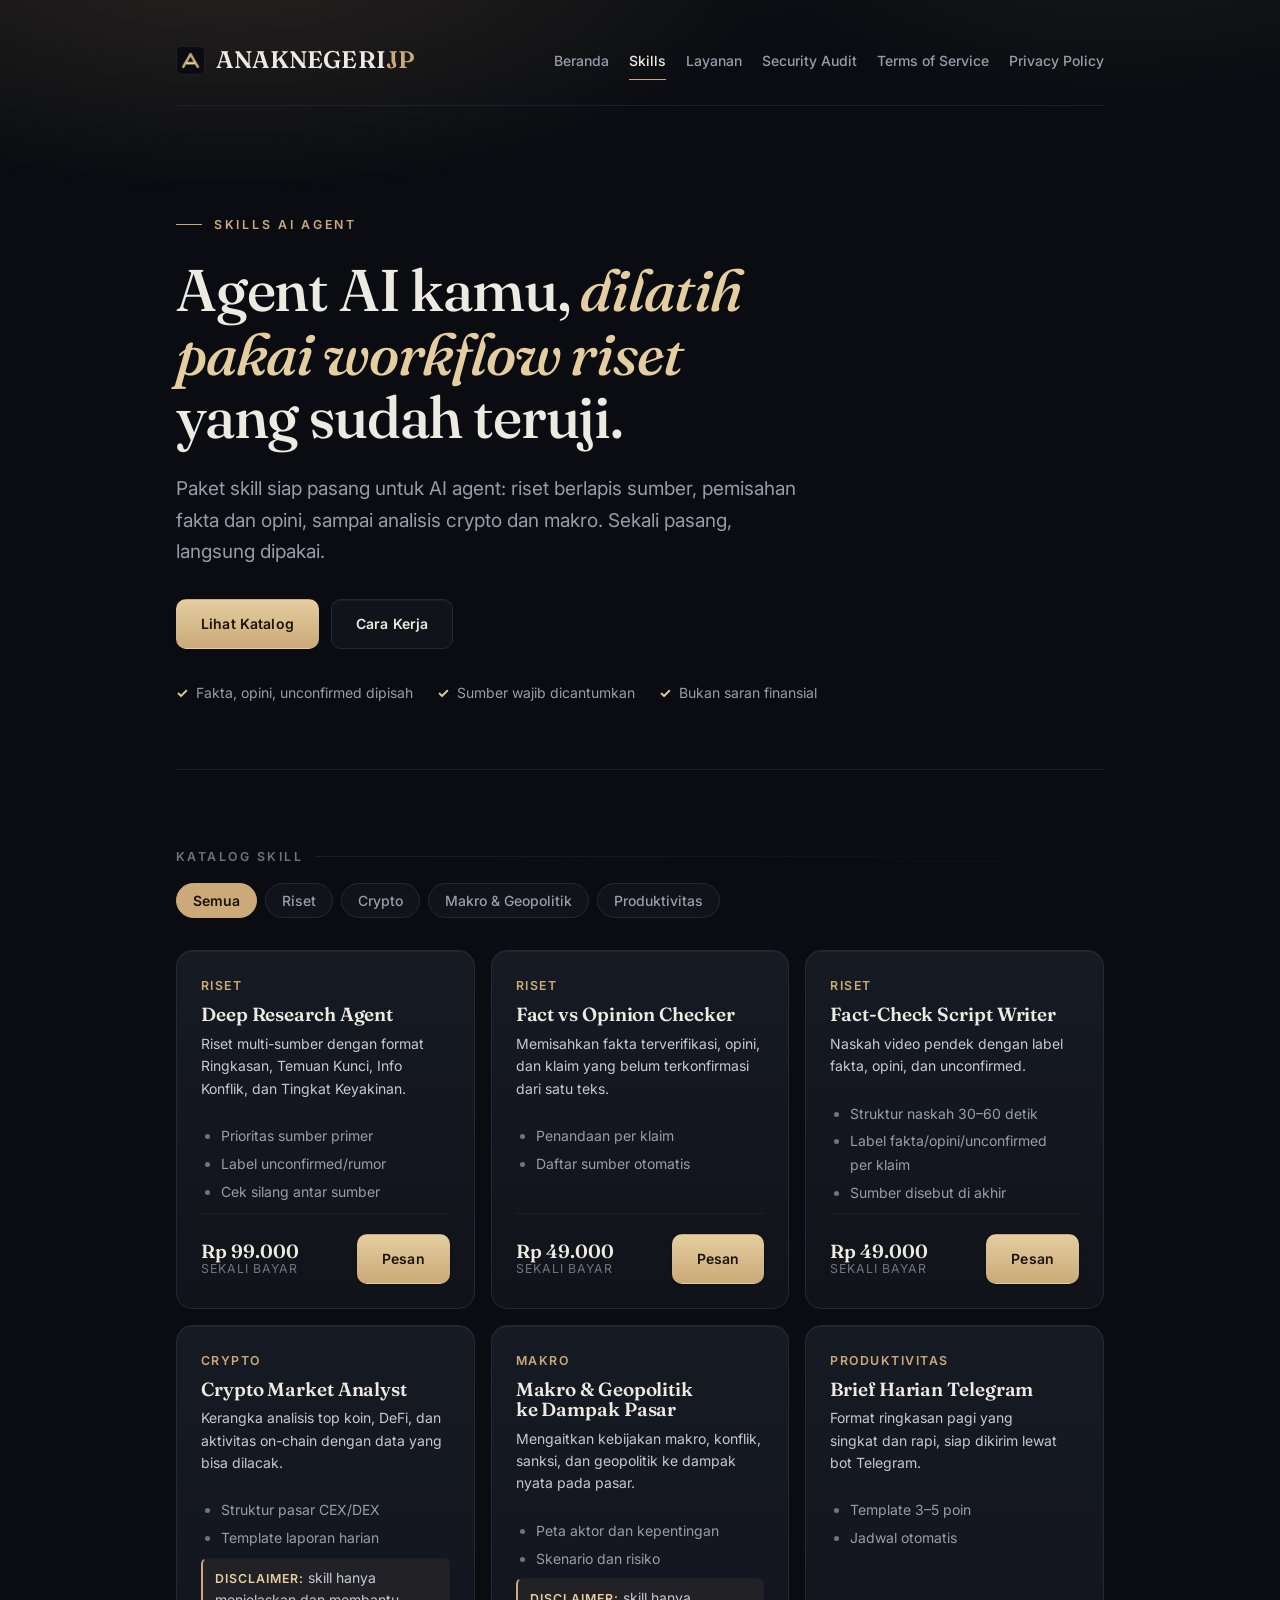
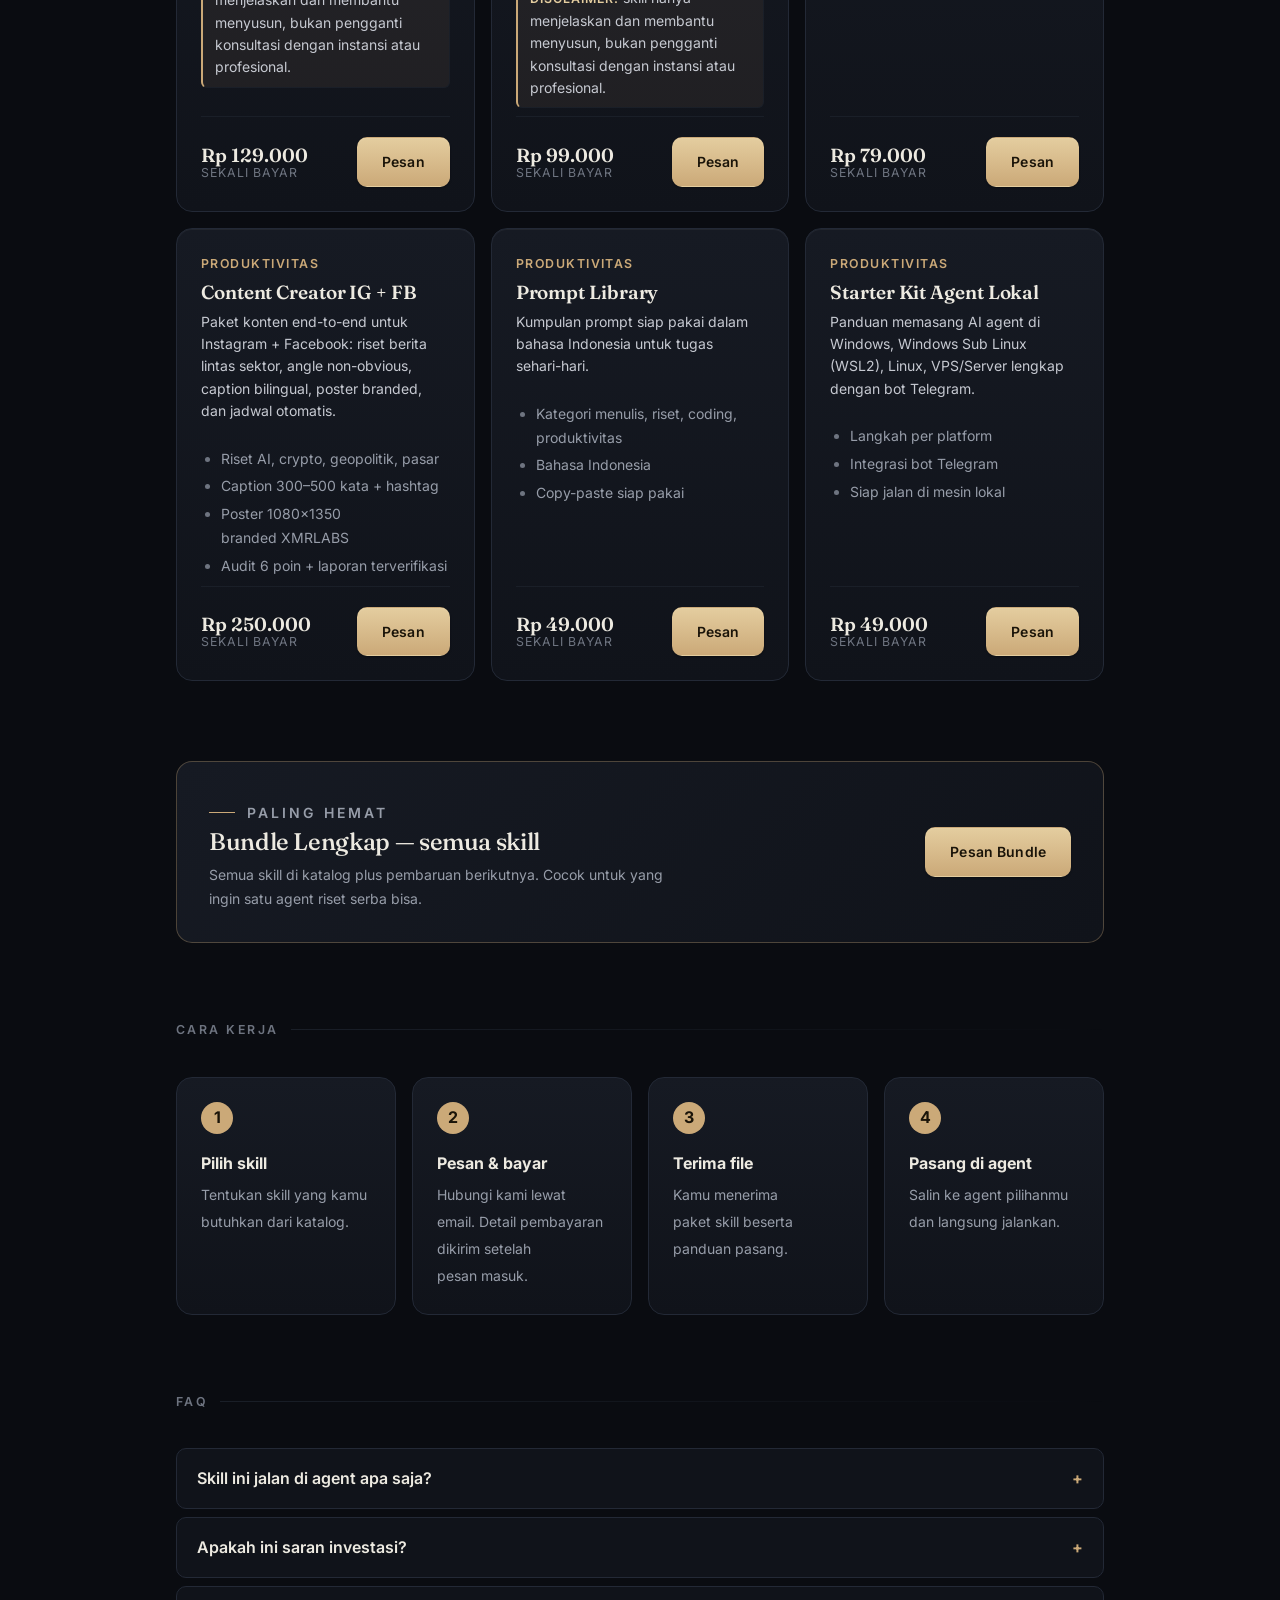
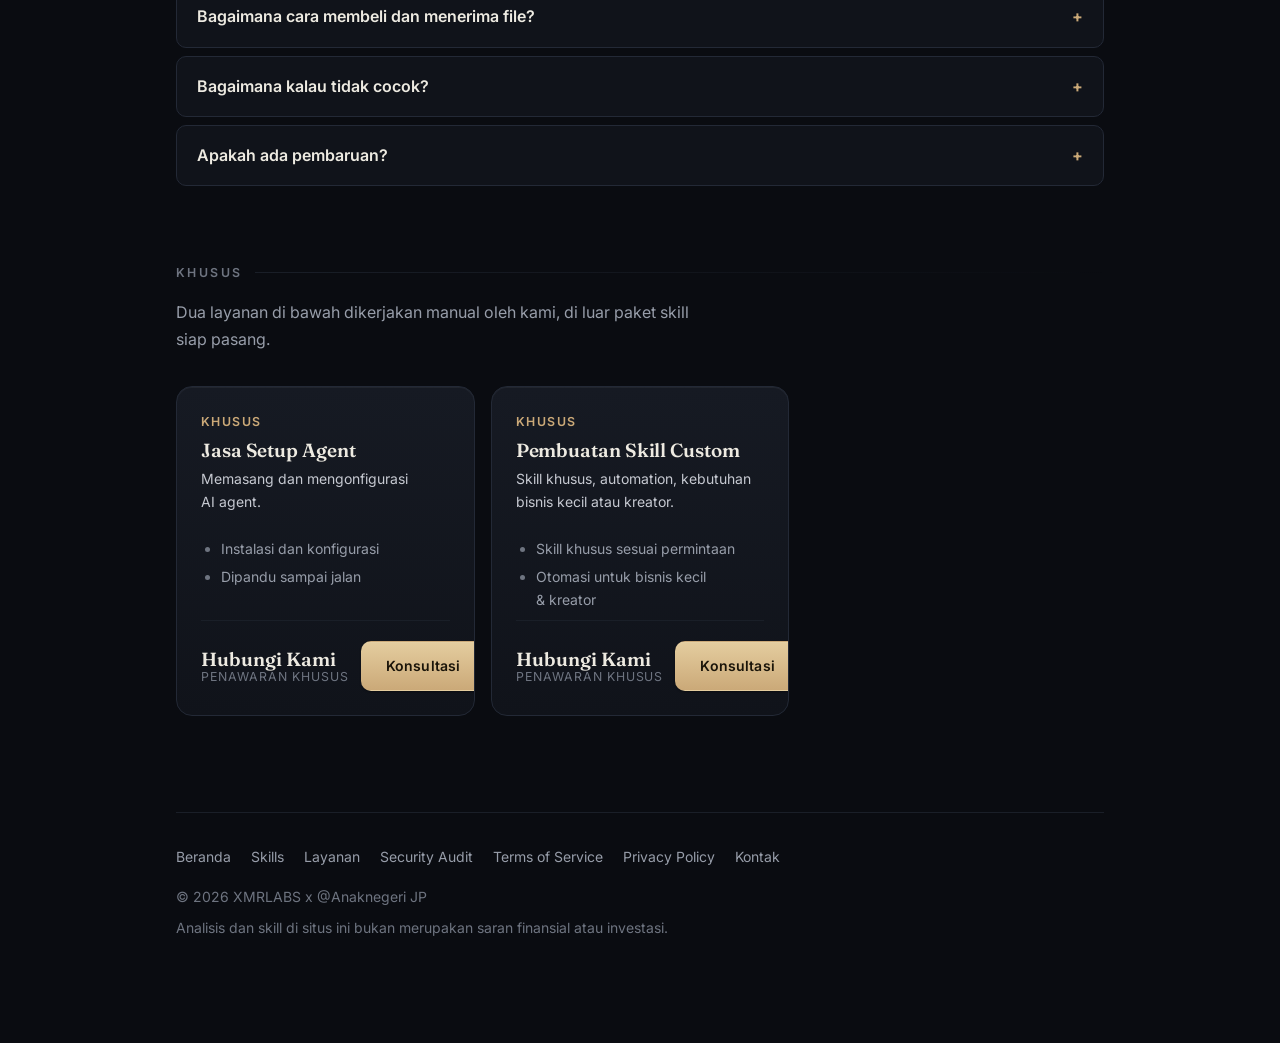
<file: skills.html>
<!DOCTYPE html>
<html lang="id">
<head>
<meta charset="utf-8">
<meta name="viewport" content="width=device-width, initial-scale=1">
<title>Skills AI Agent — XMRLABS x @Anaknegeri JP</title>
<meta name="description" content="Paket skill siap pasang untuk AI agent: riset berlapis sumber, pemisahan fakta dan opini, analisis crypto, makro, dan geopolitik. Sekali pasang, langsung dipakai.">
<meta name="theme-color" content="#0A0C11">
<link rel="canonical" href="https://xmrbushido.github.io/anaknegerijp/skills.html">
<link rel="icon" href="favicon.svg" type="image/svg+xml">
<link rel="icon" type="image/png" sizes="32x32" href="favicon-32.png">
<link rel="apple-touch-icon" sizes="180x180" href="apple-touch-icon.png">

<meta property="og:type" content="website">
<meta property="og:site_name" content="XMRLABS x @Anaknegeri JP">
<meta property="og:title" content="Skills AI Agent — XMRLABS x @Anaknegeri JP">
<meta property="og:description" content="Paket skill siap pasang untuk AI agent: riset berlapis sumber, pemisahan fakta dan opini, analisis crypto, makro, dan geopolitik.">
<meta property="og:url" content="https://xmrbushido.github.io/anaknegerijp/skills.html">
<meta property="og:image" content="https://xmrbushido.github.io/anaknegerijp/og-image.png">
<meta property="og:image:width" content="1200">
<meta property="og:image:height" content="630">
<meta property="og:locale" content="id_ID">

<meta name="twitter:card" content="summary_large_image">
<meta name="twitter:title" content="Skills AI Agent — XMRLABS x @Anaknegeri JP">
<meta name="twitter:description" content="Paket skill siap pasang untuk AI agent: riset berlapis sumber, pemisahan fakta dan opini, analisis crypto, makro, dan geopolitik.">
<meta name="twitter:image" content="https://xmrbushido.github.io/anaknegerijp/og-image.png">

<link rel="preconnect" href="https://fonts.googleapis.com">
<link rel="preconnect" href="https://fonts.gstatic.com" crossorigin>
<link href="https://fonts.googleapis.com/css2?family=Fraunces:ital,opsz,wght@0,9..144,400;0,9..144,500;0,9..144,600;1,9..144,400;1,9..144,500&amp;family=Inter:wght@400;500;600;700&amp;display=swap" rel="stylesheet">
<link rel="stylesheet" href="styles.css">
</head>
<body>
<a class="skip-link" href="#main">Lompat ke konten utama</a>

<div class="wrap">
  <header class="site-header">
    <a class="brand" href="./" aria-label="Anaknegeri JP — beranda"><img class="brand-icon" src="app-icon.png" alt="" aria-hidden="true"><span>ANAKNEGERI<em>JP</em></span></a>
    <nav class="site-nav" aria-label="Navigasi utama">
      <a href="./">Beranda</a>
      <a href="skills.html" aria-current="page">Skills</a>
      <a href="layanan.html">Layanan</a>
      <a href="security-audit.html">Security Audit</a>
      <a href="terms.html">Terms of Service</a>
      <a href="privacy.html">Privacy Policy</a>
    </nav>
  </header>

  <main id="main" tabindex="-1">

    <section class="hero hero--skills">
      <p class="eyebrow">Skills AI Agent</p>
      <h1>Agent AI kamu, <em>dilatih pakai workflow riset</em> yang sudah teruji.</h1>
      <p class="lead">Paket skill siap pasang untuk AI agent: riset berlapis sumber, pemisahan fakta dan opini, sampai analisis crypto dan makro. Sekali pasang, langsung dipakai.</p>
      <div class="actions">
        <a class="btn btn--primary" href="#katalog">Lihat Katalog</a>
        <a class="btn btn--ghost" href="#cara">Cara Kerja</a>
      </div>
      <ul class="trust-list">
        <li>Fakta, opini, unconfirmed dipisah</li>
        <li>Sumber wajib dicantumkan</li>
        <li>Bukan saran finansial</li>
      </ul>
    </section>

    <section class="section" id="katalog" aria-labelledby="katalog-title">
      <h2 class="section-title" id="katalog-title">Katalog Skill</h2>
      <div class="chip-row" role="group" aria-label="Filter kategori">
        <button class="chip" type="button" data-f="all" aria-pressed="true">Semua</button>
        <button class="chip" type="button" data-f="riset" aria-pressed="false">Riset</button>
        <button class="chip" type="button" data-f="crypto" aria-pressed="false">Crypto</button>
        <button class="chip" type="button" data-f="makro" aria-pressed="false">Makro &amp; Geopolitik</button>
        <button class="chip" type="button" data-f="produktif" aria-pressed="false">Produktivitas</button>
      </div>

      <div class="skill-grid" id="skill-grid">
        <article class="card skill-card" data-c="riset">
          <span class="skill-tag">Riset</span>
          <h3>Deep Research Agent</h3>
          <p class="skill-desc">Riset multi-sumber dengan format Ringkasan, Temuan Kunci, Info Konflik, dan Tingkat Keyakinan.</p>
          <ul class="skill-list">
            <li>Prioritas sumber primer</li>
            <li>Label unconfirmed/rumor</li>
            <li>Cek silang antar sumber</li>
          </ul>
          <div class="skill-foot">
            <div class="price">Rp 99.000<small>sekali bayar</small></div>
            <a class="btn btn--primary" href="mailto:anaknegerijp.service.me@gmail.com?subject=Pesan%20Skill%3A%20Deep%20Research%20Agent">Pesan</a>
          </div>
        </article>

        <article class="card skill-card" data-c="riset">
          <span class="skill-tag">Riset</span>
          <h3>Fact vs Opinion Checker</h3>
          <p class="skill-desc">Memisahkan fakta terverifikasi, opini, dan klaim yang belum terkonfirmasi dari satu teks.</p>
          <ul class="skill-list">
            <li>Penandaan per klaim</li>
            <li>Daftar sumber otomatis</li>
          </ul>
          <div class="skill-foot">
            <div class="price">Rp 49.000<small>sekali bayar</small></div>
            <a class="btn btn--primary" href="mailto:anaknegerijp.service.me@gmail.com?subject=Pesan%20Skill%3A%20Fact%20vs%20Opinion%20Checker">Pesan</a>
          </div>
        </article>

        <article class="card skill-card" data-c="riset">
          <span class="skill-tag">Riset</span>
          <h3>Fact-Check Script Writer</h3>
          <p class="skill-desc">Naskah video pendek dengan label fakta, opini, dan unconfirmed.</p>
          <ul class="skill-list">
            <li>Struktur naskah 30–60 detik</li>
            <li>Label fakta/opini/unconfirmed per klaim</li>
            <li>Sumber disebut di akhir</li>
          </ul>
          <div class="skill-foot">
            <div class="price">Rp 49.000<small>sekali bayar</small></div>
            <a class="btn btn--primary" href="mailto:anaknegerijp.service.me@gmail.com?subject=Pesan%20Skill%3A%20Fact-Check%20Script%20Writer">Pesan</a>
          </div>
        </article>

        <article class="card skill-card" data-c="crypto">
          <span class="skill-tag">Crypto</span>
          <h3>Crypto Market Analyst</h3>
          <p class="skill-desc">Kerangka analisis top koin, DeFi, dan aktivitas on-chain dengan data yang bisa dilacak.</p>
          <ul class="skill-list">
            <li>Struktur pasar CEX/DEX</li>
            <li>Template laporan harian</li>
          </ul>
          <p class="skill-note"><strong>Disclaimer:</strong> skill hanya menjelaskan dan membantu menyusun, bukan pengganti konsultasi dengan instansi atau profesional.</p>
          <div class="skill-foot">
            <div class="price">Rp 129.000<small>sekali bayar</small></div>
            <a class="btn btn--primary" href="mailto:anaknegerijp.service.me@gmail.com?subject=Pesan%20Skill%3A%20Crypto%20Market%20Analyst">Pesan</a>
          </div>
        </article>

        <article class="card skill-card" data-c="makro">
          <span class="skill-tag">Makro</span>
          <h3>Makro &amp; Geopolitik ke Dampak Pasar</h3>
          <p class="skill-desc">Mengaitkan kebijakan makro, konflik, sanksi, dan geopolitik ke dampak nyata pada pasar.</p>
          <ul class="skill-list">
            <li>Peta aktor dan kepentingan</li>
            <li>Skenario dan risiko</li>
          </ul>
          <p class="skill-note"><strong>Disclaimer:</strong> skill hanya menjelaskan dan membantu menyusun, bukan pengganti konsultasi dengan instansi atau profesional.</p>
          <div class="skill-foot">
            <div class="price">Rp 99.000<small>sekali bayar</small></div>
            <a class="btn btn--primary" href="mailto:anaknegerijp.service.me@gmail.com?subject=Pesan%20Skill%3A%20Makro%20%26%20Geopolitik%20ke%20Dampak%20Pasar">Pesan</a>
          </div>
        </article>

        <article class="card skill-card" data-c="produktif">
          <span class="skill-tag">Produktivitas</span>
          <h3>Brief Harian Telegram</h3>
          <p class="skill-desc">Format ringkasan pagi yang singkat dan rapi, siap dikirim lewat bot Telegram.</p>
          <ul class="skill-list">
            <li>Template 3–5 poin</li>
            <li>Jadwal otomatis</li>
          </ul>
          <div class="skill-foot">
            <div class="price">Rp 79.000<small>sekali bayar</small></div>
            <a class="btn btn--primary" href="mailto:anaknegerijp.service.me@gmail.com?subject=Pesan%20Skill%3A%20Brief%20Harian%20Telegram">Pesan</a>
          </div>
        </article>

        <article class="card skill-card" data-c="produktif">
          <span class="skill-tag">Produktivitas</span>
          <h3>Content Creator IG + FB</h3>
          <p class="skill-desc">Paket konten end-to-end untuk Instagram + Facebook: riset berita lintas sektor, angle non-obvious, caption bilingual, poster branded, dan jadwal otomatis.</p>
          <ul class="skill-list">
            <li>Riset AI, crypto, geopolitik, pasar</li>
            <li>Caption 300–500 kata + hashtag</li>
            <li>Poster 1080x1350 branded XMRLABS</li>
            <li>Audit 6 poin + laporan terverifikasi</li>
          </ul>
          <div class="skill-foot">
            <div class="price">Rp 250.000<small>sekali bayar</small></div>
            <a class="btn btn--primary" href="mailto:anaknegerijp.service.me@gmail.com?subject=Pesan%20Skill%3A%20Content%20Creator%20IG%20%2B%20FB">Pesan</a>
          </div>
        </article>

        <article class="card skill-card" data-c="produktif">
          <span class="skill-tag">Produktivitas</span>
          <h3>Prompt Library</h3>
          <p class="skill-desc">Kumpulan prompt siap pakai dalam bahasa Indonesia untuk tugas sehari-hari.</p>
          <ul class="skill-list">
            <li>Kategori menulis, riset, coding, produktivitas</li>
            <li>Bahasa Indonesia</li>
            <li>Copy-paste siap pakai</li>
          </ul>
          <div class="skill-foot">
            <div class="price">Rp 49.000<small>sekali bayar</small></div>
            <a class="btn btn--primary" href="mailto:anaknegerijp.service.me@gmail.com?subject=Pesan%20Skill%3A%20Prompt%20Library">Pesan</a>
          </div>
        </article>

        <article class="card skill-card" data-c="produktif">
          <span class="skill-tag">Produktivitas</span>
          <h3>Starter Kit Agent Lokal</h3>
          <p class="skill-desc">Panduan memasang AI agent di Windows, Windows Sub Linux (WSL2), Linux, VPS/Server lengkap dengan bot Telegram.</p>
          <ul class="skill-list">
            <li>Langkah per platform</li>
            <li>Integrasi bot Telegram</li>
            <li>Siap jalan di mesin lokal</li>
          </ul>
          <div class="skill-foot">
            <div class="price">Rp 49.000<small>sekali bayar</small></div>
            <a class="btn btn--primary" href="mailto:anaknegerijp.service.me@gmail.com?subject=Pesan%20Skill%3A%20Starter%20Kit%20Agent%20Lokal">Pesan</a>
          </div>
        </article>
      </div>
    </section>

    <section class="section" aria-labelledby="bundle-title">
      <div class="bundle">
        <div>
          <p class="eyebrow eyebrow--flush">Paling hemat</p>
          <h3 id="bundle-title">Bundle Lengkap — semua skill</h3>
          <p>Semua skill di katalog plus pembaruan berikutnya. Cocok untuk yang ingin satu agent riset serba bisa.</p>
        </div>
        <a class="btn btn--primary" href="mailto:anaknegerijp.service.me@gmail.com?subject=Pesan%20Bundle%20Skills">Pesan Bundle</a>
      </div>
    </section>

    <section class="section" id="cara" aria-labelledby="cara-title">
      <h2 class="section-title" id="cara-title">Cara Kerja</h2>
      <ol class="steps">
        <li><b>Pilih skill</b><span>Tentukan skill yang kamu butuhkan dari katalog.</span></li>
        <li><b>Pesan &amp; bayar</b><span>Hubungi kami lewat email. Detail pembayaran dikirim setelah pesan masuk.</span></li>
        <li><b>Terima file</b><span>Kamu menerima paket skill beserta panduan pasang.</span></li>
        <li><b>Pasang di agent</b><span>Salin ke agent pilihanmu dan langsung jalankan.</span></li>
      </ol>
    </section>

    <section class="section" id="faq" aria-labelledby="faq-title">
      <h2 class="section-title" id="faq-title">FAQ</h2>
      <div class="faq">
        <details>
          <summary>Skill ini jalan di agent apa saja?</summary>
          <p>Isi skill berupa instruksi terstruktur, sehingga bisa diadaptasi ke agent yang mendukung instruksi kustom. Tulis agent yang kamu pakai di pesanan supaya panduan pasangnya disesuaikan.</p>
        </details>
        <details>
          <summary>Apakah ini saran investasi?</summary>
          <p>Bukan. Seluruh skill dan keluaran agent bersifat edukasi dan informasi. Keputusan keuangan sepenuhnya tanggung jawabmu.</p>
        </details>
        <details>
          <summary>Bagaimana cara membeli dan menerima file?</summary>
          <p>Klik tombol Pesan di kartu produk untuk mengirim email pesanan. Kami akan membalas dengan instruksi pembayaran, lalu file skill dikirimkan ke alamat email Anda.</p>
        </details>
        <details>
          <summary>Bagaimana kalau tidak cocok?</summary>
          <p>Kebijakan refund dan pengembalian dana mengikuti <a href="terms.html">Terms of Service</a>. Hubungi kami di email kontak untuk meninjau kasus spesifik Anda.</p>
        </details>
        <details>
          <summary>Apakah ada pembaruan?</summary>
          <p>Pembaruan skill akan kami informasikan lewat email kontak yang kamu berikan. Masa berlaku pembaruan mengikuti Terms of Service.</p>
        </details>
      </div>
    </section>

    <section class="section" id="khusus" aria-labelledby="khusus-title">
      <h2 class="section-title" id="khusus-title">Khusus</h2>
      <p class="section-lead">Dua layanan di bawah dikerjakan manual oleh kami, di luar paket skill siap pasang.</p>
      <div class="skill-grid">
        <article class="card skill-card">
          <span class="skill-tag">Khusus</span>
          <h3>Jasa Setup Agent</h3>
          <p class="skill-desc">Memasang dan mengonfigurasi AI agent.</p>
          <ul class="skill-list">
            <li>Instalasi dan konfigurasi</li>
            <li>Dipandu sampai jalan</li>
          </ul>
          <div class="skill-foot">
            <div class="price">Hubungi Kami<small>penawaran khusus</small></div>
            <a class="btn btn--primary" href="mailto:anaknegerijp.service.me@gmail.com?subject=Pesan%20Jasa%3A%20Setup%20Agent">Konsultasi</a>
          </div>
        </article>

        <article class="card skill-card">
          <span class="skill-tag">Khusus</span>
          <h3>Pembuatan Skill Custom</h3>
          <p class="skill-desc">Skill khusus, automation, kebutuhan bisnis kecil atau kreator.</p>
          <ul class="skill-list">
            <li>Skill khusus sesuai permintaan</li>
            <li>Otomasi untuk bisnis kecil &amp; kreator</li>
          </ul>
          <div class="skill-foot">
            <div class="price">Hubungi Kami<small>penawaran khusus</small></div>
            <a class="btn btn--primary" href="mailto:anaknegerijp.service.me@gmail.com?subject=Pesan%20Jasa%3A%20Pembuatan%20Skill%20Custom">Konsultasi</a>
          </div>
        </article>
      </div>
    </section>

  </main>

  <footer class="site-footer">
    <nav class="footer-links" aria-label="Navigasi footer">
      <a href="./">Beranda</a>
      <a href="skills.html">Skills</a>
      <a href="layanan.html">Layanan</a>
      <a href="security-audit.html">Security Audit</a>
      <a href="terms.html">Terms of Service</a>
      <a href="privacy.html">Privacy Policy</a>
      <a href="mailto:anaknegerijp.service.me@gmail.com">Kontak</a>
    </nav>
    <p>&copy; 2026 XMRLABS x @Anaknegeri JP</p>
    <p class="disclaimer">Analisis dan skill di situs ini bukan merupakan saran finansial atau investasi.</p>
  </footer>
</div>

<script>
(function () {
  var chips = document.querySelectorAll(".chip");
  var cards = document.querySelectorAll("#skill-grid .skill-card");
  chips.forEach(function (chip) {
    chip.addEventListener("click", function () {
      var filter = chip.dataset.f;
      chips.forEach(function (other) {
        other.setAttribute("aria-pressed", other === chip ? "true" : "false");
      });
      cards.forEach(function (card) {
        card.hidden = filter !== "all" && card.dataset.c !== filter;
      });
    });
  });
})();
</script>
</body>
</html>
</file>
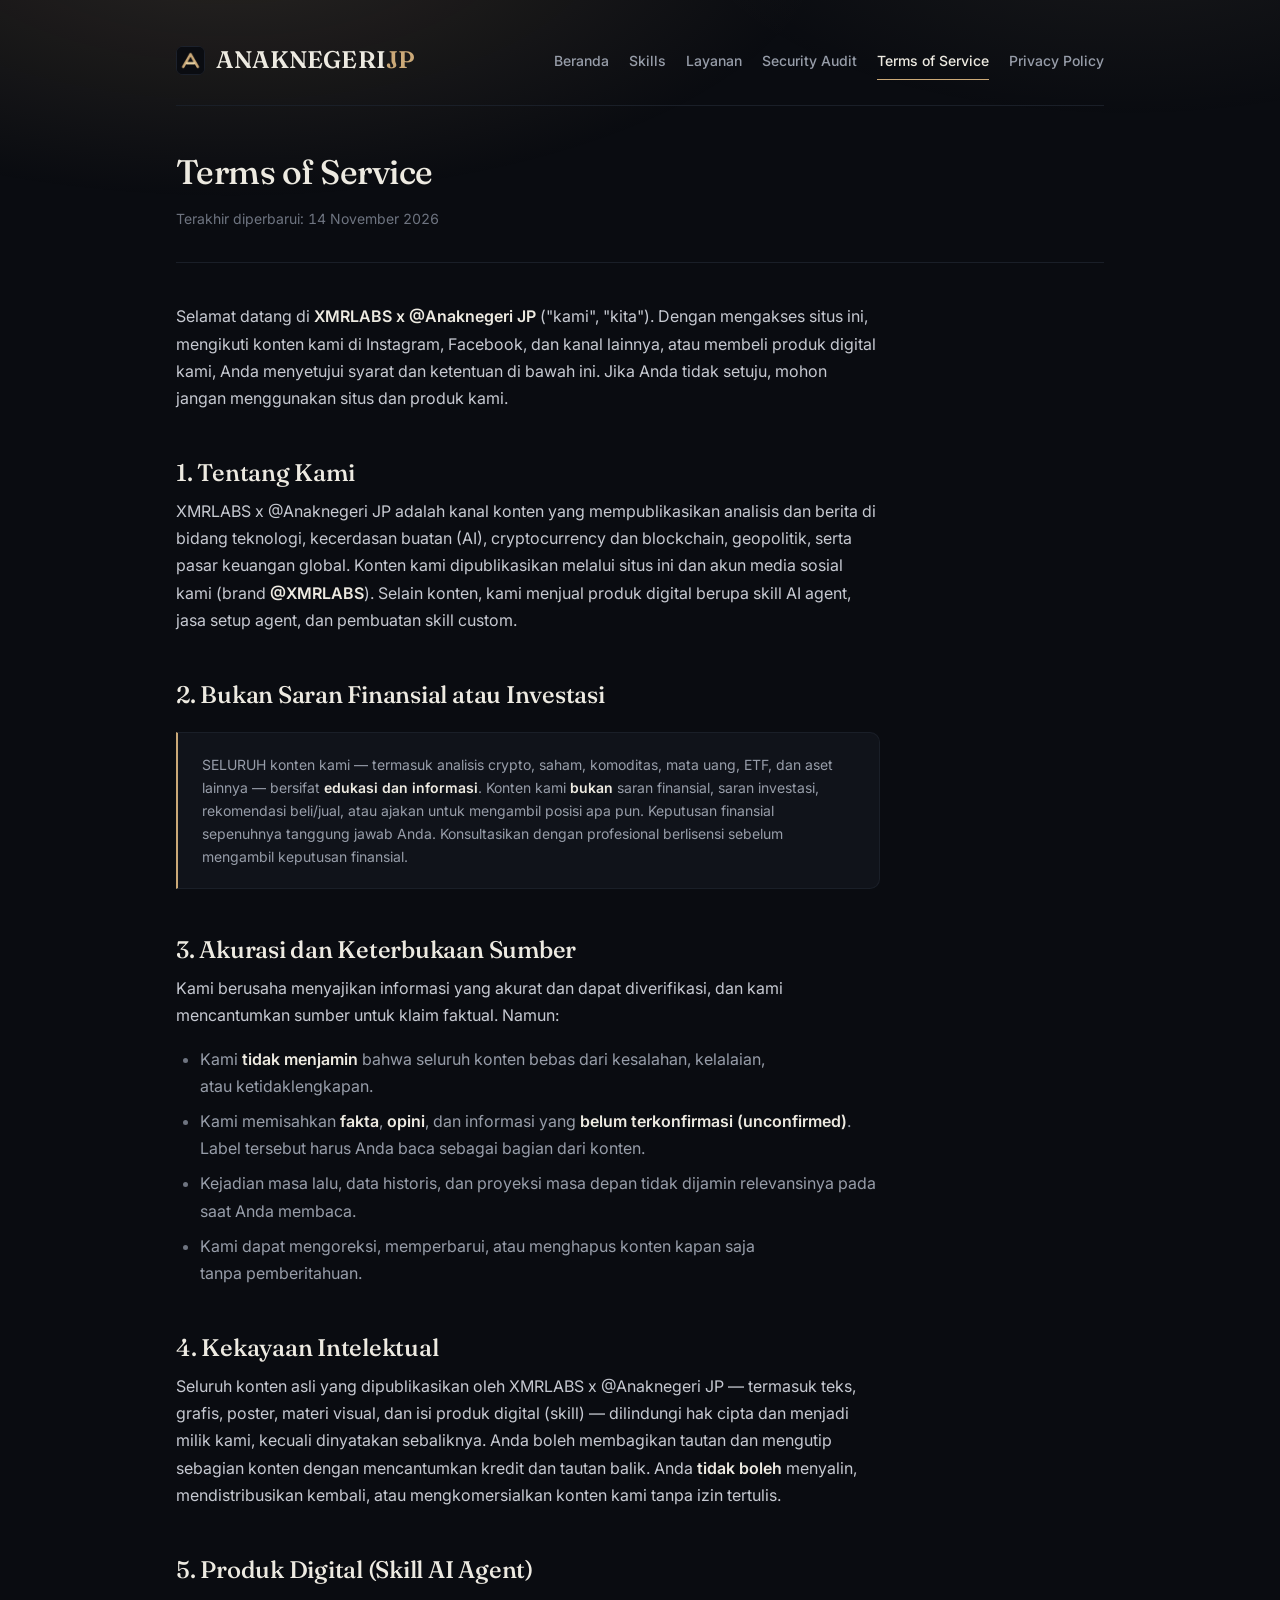
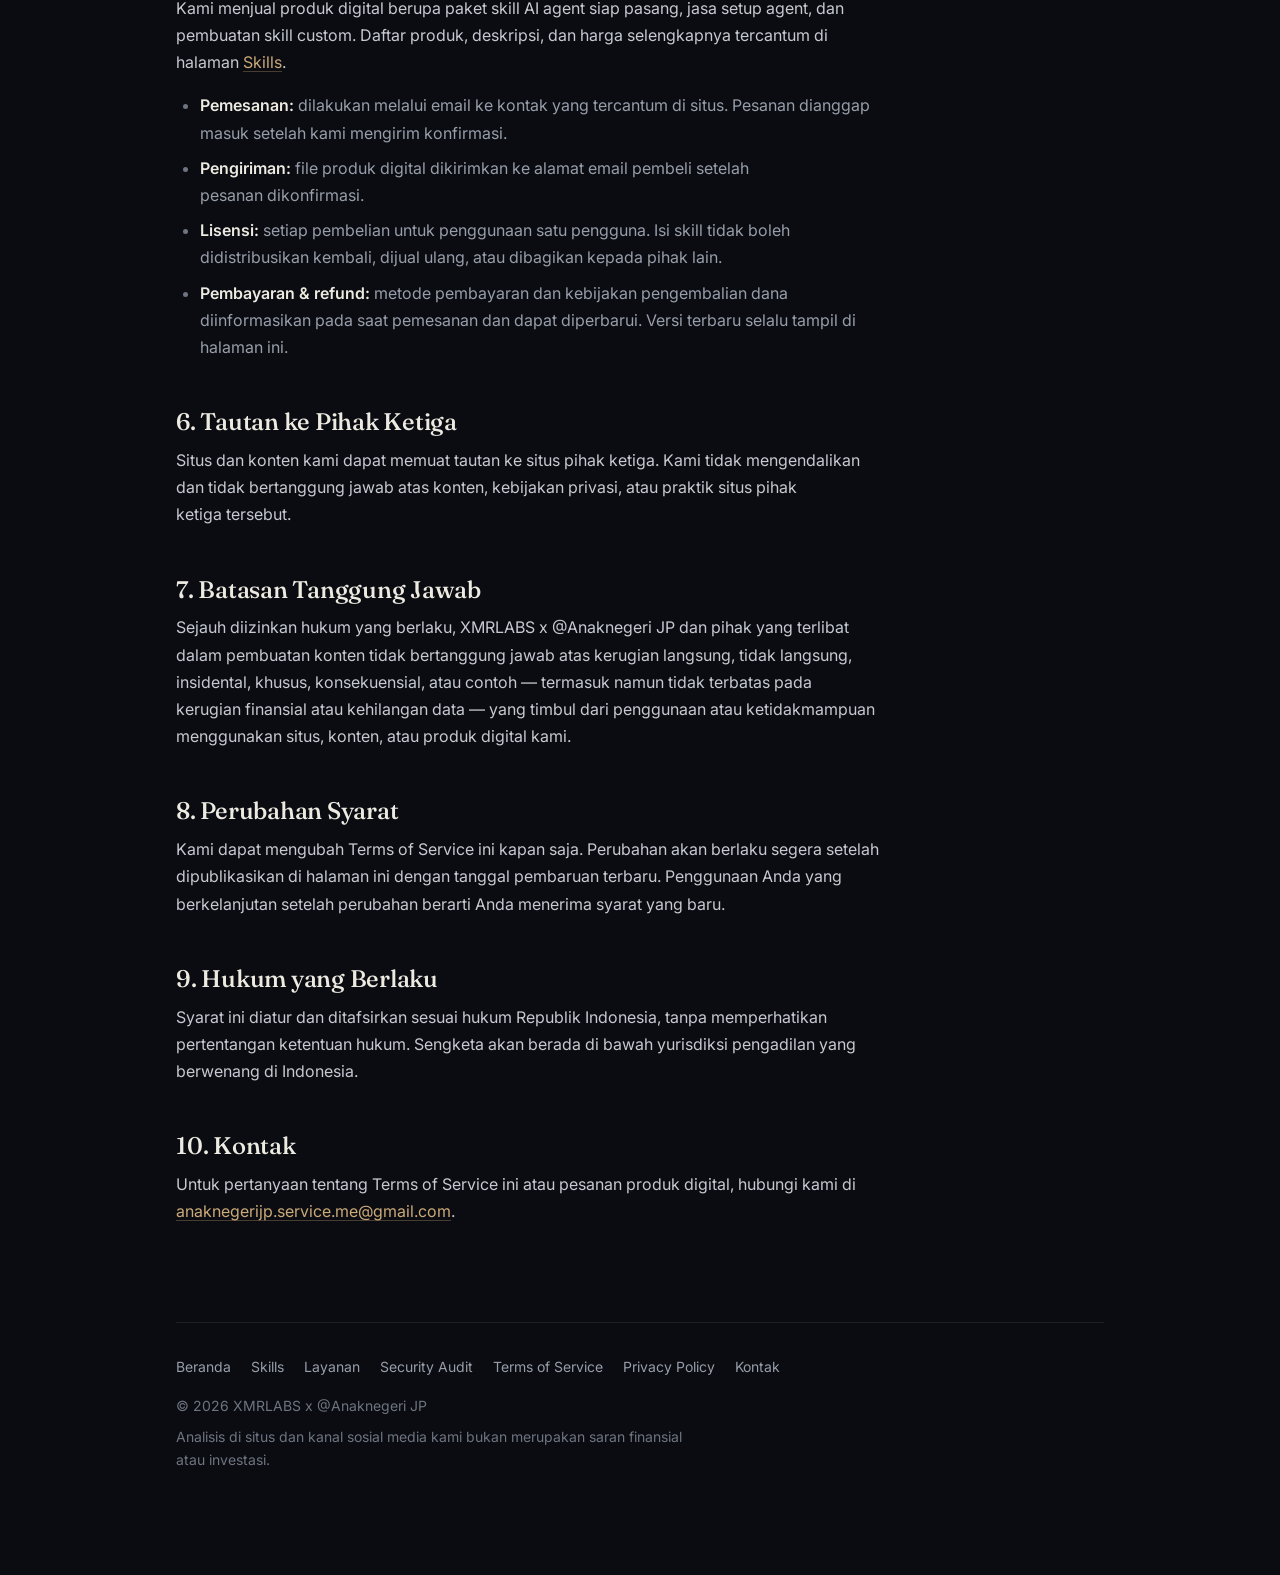
<file: terms.html>
<!DOCTYPE html>
<html lang="id">
<head>
<meta charset="utf-8">
<meta name="viewport" content="width=device-width, initial-scale=1">
<title>Terms of Service — XMRLABS x @Anaknegeri JP</title>
<meta name="description" content="Syarat dan ketentuan penggunaan situs, konten, dan pembelian produk digital (skill AI agent) XMRLABS x @Anaknegeri JP: batas tanggung jawab, kekayaan intelektual, akurasi sumber, dan hukum yang berlaku.">
<meta name="theme-color" content="#0A0C11">
<link rel="canonical" href="https://xmrbushido.github.io/anaknegerijp/terms.html">
<link rel="icon" href="favicon.svg" type="image/svg+xml">
<link rel="icon" type="image/png" sizes="32x32" href="favicon-32.png">
<link rel="apple-touch-icon" sizes="180x180" href="apple-touch-icon.png">

<meta property="og:type" content="article">
<meta property="og:site_name" content="XMRLABS x @Anaknegeri JP">
<meta property="og:title" content="Terms of Service — XMRLABS x @Anaknegeri JP">
<meta property="og:description" content="Syarat dan ketentuan penggunaan situs, konten, dan pembelian produk digital (skill AI agent) XMRLABS x @Anaknegeri JP.">
<meta property="og:url" content="https://xmrbushido.github.io/anaknegerijp/terms.html">
<meta property="og:image" content="https://xmrbushido.github.io/anaknegerijp/og-image.png">
<meta property="og:image:width" content="1200">
<meta property="og:image:height" content="630">
<meta property="og:locale" content="id_ID">

<meta name="twitter:card" content="summary_large_image">
<meta name="twitter:title" content="Terms of Service — XMRLABS x @Anaknegeri JP">
<meta name="twitter:description" content="Syarat dan ketentuan penggunaan situs, konten, dan pembelian produk digital (skill AI agent) XMRLABS x @Anaknegeri JP.">
<meta name="twitter:image" content="https://xmrbushido.github.io/anaknegerijp/og-image.png">

<link rel="preconnect" href="https://fonts.googleapis.com">
<link rel="preconnect" href="https://fonts.gstatic.com" crossorigin>
<link href="https://fonts.googleapis.com/css2?family=Fraunces:ital,opsz,wght@0,9..144,400;0,9..144,500;0,9..144,600;1,9..144,400;1,9..144,500&amp;family=Inter:wght@400;500;600;700&amp;display=swap" rel="stylesheet">
<link rel="stylesheet" href="styles.css">
</head>
<body>
<a class="skip-link" href="#main">Lompat ke konten utama</a>

<div class="wrap">
  <header class="site-header">
    <a class="brand" href="./" aria-label="Anaknegeri JP — beranda"><img class="brand-icon" src="app-icon.png" alt="" aria-hidden="true"><span>ANAKNEGERI<em>JP</em></span></a>
    <nav class="site-nav" aria-label="Navigasi utama">
      <a href="./">Beranda</a>
      <a href="skills.html">Skills</a>
      <a href="layanan.html">Layanan</a>
      <a href="security-audit.html">Security Audit</a>
      <a href="terms.html" aria-current="page">Terms of Service</a>
      <a href="privacy.html">Privacy Policy</a>
    </nav>
  </header>

  <main id="main" tabindex="-1">
    <div class="article-head">
      <h1>Terms of Service</h1>
      <p class="article-meta">Terakhir diperbarui: 14 November 2026</p>
    </div>

    <div class="article-body">
      <p>Selamat datang di <strong>XMRLABS x @Anaknegeri JP</strong> ("kami", "kita"). Dengan mengakses situs ini, mengikuti konten kami di Instagram, Facebook, dan kanal lainnya, atau membeli produk digital kami, Anda menyetujui syarat dan ketentuan di bawah ini. Jika Anda tidak setuju, mohon jangan menggunakan situs dan produk kami.</p>

      <h2>1. Tentang Kami</h2>
      <p>XMRLABS x @Anaknegeri JP adalah kanal konten yang mempublikasikan analisis dan berita di bidang teknologi, kecerdasan buatan (AI), cryptocurrency dan blockchain, geopolitik, serta pasar keuangan global. Konten kami dipublikasikan melalui situs ini dan akun media sosial kami (brand <strong>@XMRLABS</strong>). Selain konten, kami menjual produk digital berupa skill AI agent, jasa setup agent, dan pembuatan skill custom.</p>

      <h2>2. Bukan Saran Finansial atau Investasi</h2>
      <p class="note">SELURUH konten kami — termasuk analisis crypto, saham, komoditas, mata uang, ETF, dan aset lainnya — bersifat <strong>edukasi dan informasi</strong>. Konten kami <strong>bukan</strong> saran finansial, saran investasi, rekomendasi beli/jual, atau ajakan untuk mengambil posisi apa pun. Keputusan finansial sepenuhnya tanggung jawab Anda. Konsultasikan dengan profesional berlisensi sebelum mengambil keputusan finansial.</p>

      <h2>3. Akurasi dan Keterbukaan Sumber</h2>
      <p>Kami berusaha menyajikan informasi yang akurat dan dapat diverifikasi, dan kami mencantumkan sumber untuk klaim faktual. Namun:</p>
      <ul>
        <li>Kami <strong>tidak menjamin</strong> bahwa seluruh konten bebas dari kesalahan, kelalaian, atau ketidaklengkapan.</li>
        <li>Kami memisahkan <strong>fakta</strong>, <strong>opini</strong>, dan informasi yang <strong>belum terkonfirmasi (unconfirmed)</strong>. Label tersebut harus Anda baca sebagai bagian dari konten.</li>
        <li>Kejadian masa lalu, data historis, dan proyeksi masa depan tidak dijamin relevansinya pada saat Anda membaca.</li>
        <li>Kami dapat mengoreksi, memperbarui, atau menghapus konten kapan saja tanpa pemberitahuan.</li>
      </ul>

      <h2>4. Kekayaan Intelektual</h2>
      <p>Seluruh konten asli yang dipublikasikan oleh XMRLABS x @Anaknegeri JP — termasuk teks, grafis, poster, materi visual, dan isi produk digital (skill) — dilindungi hak cipta dan menjadi milik kami, kecuali dinyatakan sebaliknya. Anda boleh membagikan tautan dan mengutip sebagian konten dengan mencantumkan kredit dan tautan balik. Anda <strong>tidak boleh</strong> menyalin, mendistribusikan kembali, atau mengkomersialkan konten kami tanpa izin tertulis.</p>

      <h2>5. Produk Digital (Skill AI Agent)</h2>
      <p>Kami menjual produk digital berupa paket skill AI agent siap pasang, jasa setup agent, dan pembuatan skill custom. Daftar produk, deskripsi, dan harga selengkapnya tercantum di halaman <a href="skills.html">Skills</a>.</p>
      <ul>
        <li><strong>Pemesanan:</strong> dilakukan melalui email ke kontak yang tercantum di situs. Pesanan dianggap masuk setelah kami mengirim konfirmasi.</li>
        <li><strong>Pengiriman:</strong> file produk digital dikirimkan ke alamat email pembeli setelah pesanan dikonfirmasi.</li>
        <li><strong>Lisensi:</strong> setiap pembelian untuk penggunaan satu pengguna. Isi skill tidak boleh didistribusikan kembali, dijual ulang, atau dibagikan kepada pihak lain.</li>
        <li><strong>Pembayaran &amp; refund:</strong> metode pembayaran dan kebijakan pengembalian dana diinformasikan pada saat pemesanan dan dapat diperbarui. Versi terbaru selalu tampil di halaman ini.</li>
      </ul>

      <h2>6. Tautan ke Pihak Ketiga</h2>
      <p>Situs dan konten kami dapat memuat tautan ke situs pihak ketiga. Kami tidak mengendalikan dan tidak bertanggung jawab atas konten, kebijakan privasi, atau praktik situs pihak ketiga tersebut.</p>

      <h2>7. Batasan Tanggung Jawab</h2>
      <p>Sejauh diizinkan hukum yang berlaku, XMRLABS x @Anaknegeri JP dan pihak yang terlibat dalam pembuatan konten tidak bertanggung jawab atas kerugian langsung, tidak langsung, insidental, khusus, konsekuensial, atau contoh — termasuk namun tidak terbatas pada kerugian finansial atau kehilangan data — yang timbul dari penggunaan atau ketidakmampuan menggunakan situs, konten, atau produk digital kami.</p>

      <h2>8. Perubahan Syarat</h2>
      <p>Kami dapat mengubah Terms of Service ini kapan saja. Perubahan akan berlaku segera setelah dipublikasikan di halaman ini dengan tanggal pembaruan terbaru. Penggunaan Anda yang berkelanjutan setelah perubahan berarti Anda menerima syarat yang baru.</p>

      <h2>9. Hukum yang Berlaku</h2>
      <p>Syarat ini diatur dan ditafsirkan sesuai hukum Republik Indonesia, tanpa memperhatikan pertentangan ketentuan hukum. Sengketa akan berada di bawah yurisdiksi pengadilan yang berwenang di Indonesia.</p>

      <h2>10. Kontak</h2>
      <p>Untuk pertanyaan tentang Terms of Service ini atau pesanan produk digital, hubungi kami di <a href="mailto:anaknegerijp.service.me@gmail.com">anaknegerijp.service.me@gmail.com</a>.</p>
    </div>
  </main>

  <footer class="site-footer">
    <nav class="footer-links" aria-label="Navigasi footer">
      <a href="./">Beranda</a>
      <a href="skills.html">Skills</a>
      <a href="layanan.html">Layanan</a>
      <a href="security-audit.html">Security Audit</a>
      <a href="terms.html">Terms of Service</a>
      <a href="privacy.html">Privacy Policy</a>
      <a href="mailto:anaknegerijp.service.me@gmail.com">Kontak</a>
    </nav>
    <p>&copy; 2026 XMRLABS x @Anaknegeri JP</p>
    <p class="disclaimer">Analisis di situs dan kanal sosial media kami bukan merupakan saran finansial atau investasi.</p>
  </footer>
</div>
</body>
</html>
</file>
<file: styles.css>
/* ============================================================
   Anaknegeri JP — elegant editorial theme
   Display: Fraunces (serif) · Body: Inter
   Palette: deep ink + champagne gold
   ============================================================ */

/* ---------------------------------------------------------- tokens */
:root {
  color-scheme: dark;

  /* surfaces */
  --c-bg:        #0A0C11;
  --c-surface:   #10131A;
  --c-surface-2: #161A23;
  --c-line:      #232936;
  --c-line-soft: #1A1F28;

  /* text */
  --c-fg:        #EDEAE1;
  --c-body:      #C6C9D1;
  --c-muted:     #979DA9;
  --c-faint:     #6E7480;

  /* accent — champagne gold */
  --c-accent:    #CBA978;
  --c-accent-2:  #E4CD9F;
  --c-accent-ink:#1A1409;
  --c-accent-8:  rgba(203, 169, 120, 0.08);
  --c-accent-16: rgba(203, 169, 120, 0.16);
  --c-accent-32: rgba(203, 169, 120, 0.32);

  /* type */
  --font-display: "Fraunces", "Georgia", "Times New Roman", serif;
  --font-body: "Inter", ui-sans-serif, -apple-system, BlinkMacSystemFont,
               "Segoe UI", Roboto, "Helvetica Neue", Arial, sans-serif;

  --t-xs:   clamp(0.72rem,  0.70rem + 0.09vw, 0.78rem);
  --t-sm:   clamp(0.8125rem,0.79rem + 0.12vw, 0.875rem);
  --t-base: clamp(0.9375rem,0.91rem + 0.15vw, 1rem);
  --t-lg:   clamp(1.0625rem,1.01rem + 0.28vw, 1.1875rem);
  --t-xl:   clamp(1.25rem,  1.16rem + 0.45vw, 1.5rem);
  --t-2xl:  clamp(1.625rem, 1.42rem + 1.05vw, 2.125rem);
  --t-3xl:  clamp(2.25rem,  1.75rem + 2.40vw, 3.75rem);

  /* spacing — 4px base */
  --s-1: 0.25rem;  --s-2: 0.5rem;   --s-3: 0.75rem;  --s-4: 1rem;
  --s-5: 1.25rem;  --s-6: 1.5rem;   --s-8: 2rem;     --s-10: 2.5rem;
  --s-12: 3rem;    --s-16: 4rem;    --s-20: 5rem;    --s-24: 6rem;

  /* radius */
  --r-sm: 6px;  --r-md: 10px;  --r-lg: 16px;  --r-full: 999px;

  /* elevation */
  --e-1: 0 1px 2px rgba(0, 0, 0, 0.4);
  --e-2: 0 10px 30px rgba(0, 0, 0, 0.45);
  --e-3: 0 24px 60px rgba(0, 0, 0, 0.5);
  --hairline-top: inset 0 1px 0 rgba(255, 255, 255, 0.05);

  /* motion */
  --d-fast: 130ms; --d-base: 200ms; --d-slow: 360ms;
  --ease: cubic-bezier(0.2, 0.7, 0.3, 1);
  --ease-out: cubic-bezier(0.16, 1, 0.3, 1);

  /* layout */
  --w-prose: 44rem;
  --w-page: 64rem;
  --gutter: clamp(1.25rem, 5vw, 3rem);
}

@media (prefers-reduced-motion: reduce) {
  *, *::before, *::after {
    animation-duration: 0.01ms !important;
    animation-iteration-count: 1 !important;
    transition-duration: 0.01ms !important;
    scroll-behavior: auto !important;
  }
}

/* ------------------------------------------------------ primitives */
*, *::before, *::after { box-sizing: border-box; }

/* The UA's [hidden] rule loses to any author display rule (e.g. .card),
   so make the attribute authoritative for the skills filter. */
[hidden] { display: none !important; }

html {
  -webkit-text-size-adjust: 100%;
  scroll-behavior: smooth;
  scroll-padding-top: var(--s-20);
}

body {
  margin: 0;
  background: var(--c-bg);
  color: var(--c-body);
  font-family: var(--font-body);
  font-size: var(--t-base);
  line-height: 1.7;
  font-optical-sizing: auto;
  -webkit-font-smoothing: antialiased;
  -moz-osx-font-smoothing: grayscale;
  text-rendering: optimizeLegibility;
}

/* warm ambient glow, top of page */
body::before {
  content: "";
  position: fixed;
  inset: 0 0 auto 0;
  height: 520px;
  background:
    radial-gradient(55rem 24rem at 18% -12%, var(--c-accent-16), transparent 68%),
    radial-gradient(40rem 18rem at 88% -16%, rgba(228, 205, 159, 0.07), transparent 70%);
  pointer-events: none;
  z-index: 0;
}

.wrap {
  position: relative;
  z-index: 1;
  width: 100%;
  max-width: var(--w-page);
  margin-inline: auto;
  padding-inline: var(--gutter);
  padding-block: var(--s-10) var(--s-24);
}

/* ------------------------------------------------------------ type */
h1, h2, h3, h4 {
  font-family: var(--font-display);
  font-optical-sizing: auto;
  color: var(--c-fg);
  line-height: 1.08;
  letter-spacing: -0.015em;
  font-weight: 500;
  text-wrap: balance;
  margin: 0;
}

p, li, dd, blockquote { text-wrap: pretty; }

a {
  color: var(--c-accent);
  text-decoration-color: var(--c-accent-32);
  text-underline-offset: 0.2em;
  transition: color var(--d-fast) var(--ease),
              text-decoration-color var(--d-fast) var(--ease);
}
a:hover { color: var(--c-accent-2); text-decoration-color: var(--c-accent-2); }

strong { color: var(--c-fg); font-weight: 600; }

::selection { background: var(--c-accent-32); color: var(--c-fg); }

/* ----------------------------------------------------------- focus */
:where(a, button, [tabindex]):focus-visible {
  outline: 2px solid var(--c-accent);
  outline-offset: 3px;
  border-radius: var(--r-sm);
}

.skip-link {
  position: absolute;
  left: var(--s-4);
  top: -100px;
  z-index: 201;
  padding: var(--s-3) var(--s-5);
  background: var(--c-accent);
  color: var(--c-accent-ink);
  font-weight: 700;
  border-radius: var(--r-sm);
  text-decoration: none;
  transition: top var(--d-fast) var(--ease);
}
.skip-link:focus-visible { top: var(--s-4); }

/* --------------------------------------------------------- header */
.site-header {
  display: flex;
  align-items: center;
  justify-content: space-between;
  gap: var(--s-4);
  padding-bottom: var(--s-6);
  border-bottom: 1px solid var(--c-line-soft);
}

.brand {
  display: inline-flex;
  align-items: center;
  gap: 0.45em;
  font-family: var(--font-display);
  font-size: var(--t-xl);
  font-weight: 600;
  letter-spacing: 0.005em;
  color: var(--c-fg);
  text-decoration: none;
  white-space: nowrap;
}
.brand em {
  font-style: normal;
  color: var(--c-accent);
}
.brand-icon {
  width: 1.2em;
  height: 1.2em;
  border-radius: 24%;
  flex: none;
  display: block;
}

.site-nav {
  display: flex;
  flex-wrap: wrap;
  gap: var(--s-1) var(--s-5);
  align-items: center;
}
.site-nav a {
  position: relative;
  color: var(--c-muted);
  font-size: var(--t-sm);
  font-weight: 500;
  text-decoration: none;
  padding: var(--s-2) 0;
  transition: color var(--d-fast) var(--ease);
}
.site-nav a::after {
  content: "";
  position: absolute;
  left: 0;
  right: 0;
  bottom: 0;
  height: 1px;
  background: var(--c-accent);
  transform: scaleX(0);
  transform-origin: left;
  transition: transform var(--d-base) var(--ease-out);
}
.site-nav a:hover { color: var(--c-fg); }
.site-nav a:hover::after,
.site-nav a[aria-current="page"]::after { transform: scaleX(1); }
.site-nav a[aria-current="page"] { color: var(--c-fg); }

/* ------------------------------------------------------------ hero */
.hero {
  position: relative;
  padding-block: var(--s-24) var(--s-16);
  border-bottom: 1px solid var(--c-line-soft);
}

.eyebrow {
  display: inline-flex;
  align-items: center;
  gap: var(--s-3);
  font-size: var(--t-xs);
  font-weight: 600;
  letter-spacing: 0.22em;
  text-transform: uppercase;
  color: var(--c-accent);
  margin-bottom: var(--s-6);
}
.eyebrow--flush { margin-bottom: 0; }
.eyebrow::before {
  content: "";
  width: 26px;
  height: 1px;
  background: var(--c-accent);
}

.hero h1 {
  font-size: var(--t-3xl);
  font-weight: 500;
  letter-spacing: -0.02em;
  max-width: 16ch;
}
.hero h1 em {
  font-style: italic;
  color: var(--c-accent-2);
}

.lead {
  margin: var(--s-6) 0 0;
  max-width: 54ch;
  font-size: var(--t-lg);
  line-height: 1.65;
  color: var(--c-muted);
}

.actions {
  display: flex;
  flex-wrap: wrap;
  gap: var(--s-3);
  margin-top: var(--s-8);
}

/* --------------------------------------------------------- buttons */
.btn {
  display: inline-flex;
  align-items: center;
  justify-content: center;
  gap: var(--s-2);
  min-height: 46px;
  padding: var(--s-3) var(--s-6);
  border-radius: var(--r-md);
  border: 1px solid transparent;
  font-family: var(--font-body);
  font-size: var(--t-sm);
  font-weight: 600;
  letter-spacing: 0.01em;
  text-decoration: none;
  cursor: pointer;
  transition: transform var(--d-fast) var(--ease),
              background-color var(--d-fast) var(--ease),
              border-color var(--d-fast) var(--ease),
              box-shadow var(--d-base) var(--ease),
              color var(--d-fast) var(--ease);
}

.btn--primary {
  background: linear-gradient(180deg, var(--c-accent-2), var(--c-accent));
  color: var(--c-accent-ink);
  box-shadow: var(--e-1), var(--hairline-top);
}
.btn--primary:hover {
  color: var(--c-accent-ink);
  transform: translateY(-1px);
  box-shadow: var(--e-2);
}
.btn--primary:active { transform: translateY(0); }

.btn--ghost {
  background: var(--c-surface);
  color: var(--c-fg);
  border-color: var(--c-line);
  box-shadow: var(--hairline-top);
}
.btn--ghost:hover {
  background: var(--c-surface-2);
  border-color: var(--c-accent-32);
  color: var(--c-fg);
  transform: translateY(-1px);
}
.btn--ghost:active { transform: translateY(0); }

/* ----------------------------------------------------------- cards */
.card-grid {
  display: grid;
  grid-template-columns: repeat(auto-fit, minmax(min(13.5rem, 100%), 1fr));
  gap: var(--s-4);
  margin-top: var(--s-10);
}

.card {
  position: relative;
  display: flex;
  flex-direction: column;
  gap: var(--s-2);
  padding: var(--s-6);
  border: 1px solid var(--c-line);
  border-radius: var(--r-lg);
  background: linear-gradient(180deg, var(--c-surface-2) 0%, var(--c-surface) 100%);
  box-shadow: var(--hairline-top);
  overflow: hidden;
  transition: border-color var(--d-base) var(--ease),
              transform var(--d-base) var(--ease-out),
              box-shadow var(--d-base) var(--ease);
}
.card::before {
  content: "";
  position: absolute;
  inset: 0 0 auto 0;
  height: 2px;
  background: linear-gradient(90deg, var(--c-accent), transparent 70%);
  opacity: 0;
  transition: opacity var(--d-base) var(--ease);
}
.card:hover {
  border-color: var(--c-accent-32);
  transform: translateY(-3px);
  box-shadow: var(--e-2), var(--hairline-top);
}
.card:hover::before { opacity: 1; }

.card h3 {
  font-size: var(--t-base);
  font-weight: 600;
  letter-spacing: -0.005em;
  color: var(--c-fg);
}
.card p {
  margin: 0;
  font-size: var(--t-sm);
  line-height: 1.6;
  color: var(--c-body);
}

/* -------------------------------------------------------- sections */
.section { margin-top: var(--s-20); }

.section-title {
  display: flex;
  align-items: center;
  gap: var(--s-3);
  font-family: var(--font-body);
  font-size: var(--t-xs);
  font-weight: 600;
  letter-spacing: 0.2em;
  text-transform: uppercase;
  color: var(--c-faint);
  margin-bottom: var(--s-5);
}
.section-title::after {
  content: "";
  flex: 1;
  height: 1px;
  background: linear-gradient(90deg, var(--c-line-soft), transparent);
}

.prose p { margin: 0 0 var(--s-4); }
.prose p:last-child { margin-bottom: 0; }

/* --------------------------------------------------------- list */
.rule-list {
  list-style: none;
  margin: 0;
  padding: 0;
  display: grid;
  gap: var(--s-3);
}
.rule-list li {
  position: relative;
  padding-left: var(--s-6);
  color: var(--c-muted);
  font-size: var(--t-base);
}
.rule-list li::before {
  content: "";
  position: absolute;
  left: 0;
  top: 0.68em;
  width: 7px;
  height: 7px;
  background: var(--c-accent);
  transform: rotate(45deg);
  opacity: 0.9;
}

/* --------------------------------------------------------- contact */
.contact-list {
  list-style: none;
  margin: 0;
  padding: 0;
  display: grid;
  gap: var(--s-1);
  border: 1px solid var(--c-line-soft);
  border-radius: var(--r-lg);
  background: var(--c-surface);
  overflow: hidden;
}
.contact-list li {
  display: flex;
  flex-wrap: wrap;
  align-items: center;
  justify-content: space-between;
  gap: var(--s-2) var(--s-4);
  padding: var(--s-4) var(--s-5);
  border-bottom: 1px solid var(--c-line-soft);
  transition: background-color var(--d-fast) var(--ease);
}
.contact-list li:last-child { border-bottom: 0; }
.contact-list li:hover { background: var(--c-surface-2); }

.contact-key {
  font-size: var(--t-xs);
  font-weight: 600;
  letter-spacing: 0.14em;
  text-transform: uppercase;
  color: var(--c-faint);
}
.contact-val {
  font-size: var(--t-sm);
  font-weight: 500;
  color: var(--c-fg);
  text-decoration: none;
  overflow-wrap: anywhere;
  transition: color var(--d-fast) var(--ease);
}
a.contact-val:hover {
  color: var(--c-accent-2);
  text-decoration: underline;
  text-decoration-color: var(--c-accent-32);
  text-underline-offset: 0.2em;
}

/* ------------------------------------------------------------ note */
.note {
  display: block;
  padding: var(--s-5) var(--s-6);
  border: 1px solid var(--c-line-soft);
  border-left: 2px solid var(--c-accent);
  border-radius: 0 var(--r-md) var(--r-md) 0;
  background: var(--c-surface);
  font-size: var(--t-sm);
  line-height: 1.65;
  color: var(--c-muted);
}
.note strong { color: var(--c-fg); }
.note a { color: var(--c-accent); }

.legal-links {
  display: flex;
  flex-wrap: wrap;
  gap: var(--s-2) var(--s-6);
  margin-top: var(--s-4);
}
.legal-links a {
  font-size: var(--t-sm);
  font-weight: 600;
  text-decoration: none;
}
.legal-links a:hover { text-decoration: underline; }

/* --------------------------------------------------------- article */
.article-head {
  padding-block: var(--s-12) var(--s-8);
  border-bottom: 1px solid var(--c-line-soft);
}
.article-head h1 {
  font-size: var(--t-2xl);
  letter-spacing: -0.015em;
  margin: 0;
}
.article-meta {
  margin: var(--s-4) 0 0;
  font-size: var(--t-sm);
  color: var(--c-faint);
  font-variant-numeric: tabular-nums;
}

.article-body { margin-top: var(--s-10); max-width: var(--w-prose); }

.article-body h2 {
  font-size: var(--t-xl);
  margin-top: var(--s-12);
  margin-bottom: var(--s-3);
  letter-spacing: -0.01em;
}
.article-body h3 {
  font-size: var(--t-lg);
  margin-top: var(--s-8);
  margin-bottom: var(--s-2);
}
.article-body h2:first-child { margin-top: 0; }
.article-body p { margin: 0 0 var(--s-4); }
.article-body ul, .article-body ol {
  margin: 0 0 var(--s-4);
  padding-left: var(--s-6);
  display: grid;
  gap: var(--s-2);
}
.article-body li { color: var(--c-muted); }
.article-body li::marker { color: var(--c-faint); }
.article-body .note { margin: var(--s-6) 0; }

/* ---------------------------------------------------------- tables */
.table-wrap {
  overflow-x: auto;
  border: 1px solid var(--c-line-soft);
  border-radius: var(--r-md);
  margin: var(--s-4) 0;
  -webkit-overflow-scrolling: touch;
}
table {
  width: 100%;
  border-collapse: collapse;
  font-size: var(--t-sm);
  min-width: min(32rem, 100%);
}

th, td {
  text-align: left;
  padding: var(--s-3) var(--s-4);
  border-bottom: 1px solid var(--c-line-soft);
  vertical-align: top;
}
th {
  color: var(--c-fg);
  font-weight: 600;
  font-size: var(--t-xs);
  letter-spacing: 0.08em;
  text-transform: uppercase;
  background: var(--c-surface);
  position: sticky;
  top: 0;
}
td { color: var(--c-muted); }
tbody tr:last-child td { border-bottom: 0; }
tbody tr { transition: background-color var(--d-fast) var(--ease); }
tbody tr:hover { background: var(--c-accent-8); }

/* ---------------------------------------------------------- footer */
.site-footer {
  margin-top: var(--s-24);
  padding-top: var(--s-8);
  border-top: 1px solid var(--c-line-soft);
  font-size: var(--t-sm);
  color: var(--c-faint);
}
.site-footer p { margin: 0 0 var(--s-2); }
.site-footer a { color: var(--c-muted); text-decoration: none; }
.site-footer a:hover { color: var(--c-accent-2); }

.footer-links {
  display: flex;
  flex-wrap: wrap;
  gap: var(--s-1) var(--s-5);
  margin-bottom: var(--s-4);
}

.disclaimer {
  max-width: 62ch;
  line-height: 1.6;
}

/* --------------------------------------------------------- motion */
@keyframes rise {
  from { opacity: 0; transform: translateY(12px); }
  to   { opacity: 1; transform: none; }
}

.reveal { animation: rise var(--d-slow) var(--ease-out) both; }
.reveal-2 { animation-delay: 70ms; }
.reveal-3 { animation-delay: 140ms; }
.reveal-4 { animation-delay: 210ms; }

@media (prefers-reduced-motion: reduce) {
  .reveal { animation: none; }
  .card:hover, .btn:hover { transform: none; }
}

/* ---------------------------------------------------- responsive */
@media (max-width: 640px) {
  .site-header {
    flex-direction: column;
    align-items: flex-start;
    gap: var(--s-3);
  }
  .site-nav { gap: var(--s-1) var(--s-4); }
  .hero { padding-block: var(--s-16) var(--s-10); }
  .hero h1 { max-width: 100%; }
  .actions .btn { width: 100%; }
  .section { margin-top: var(--s-16); }
  .article-head { padding-block: var(--s-8) var(--s-6); }
  table { min-width: 100%; }
}

/* ---------------------------------------------------- skills page */
.hero--skills h1 { max-width: 20ch; }

.trust-list {
  display: flex;
  flex-wrap: wrap;
  gap: var(--s-2) var(--s-6);
  margin: var(--s-8) 0 0;
  padding: 0;
  list-style: none;
  color: var(--c-muted);
  font-size: var(--t-sm);
}
.trust-list li { display: flex; align-items: center; gap: var(--s-2); }
.trust-list li::before { content: "\2713"; color: var(--c-accent-2); font-weight: 700; }

.chip-row {
  display: flex;
  flex-wrap: wrap;
  gap: var(--s-2);
  margin-bottom: var(--s-8);
}
.chip {
  appearance: none;
  border: 1px solid var(--c-line);
  background: var(--c-surface);
  color: var(--c-muted);
  padding: var(--s-2) var(--s-4);
  border-radius: var(--r-full);
  font-family: var(--font-body);
  font-size: var(--t-sm);
  font-weight: 500;
  cursor: pointer;
  transition: color var(--d-fast) var(--ease),
              background-color var(--d-fast) var(--ease),
              border-color var(--d-fast) var(--ease);
}
.chip:hover { color: var(--c-fg); border-color: var(--c-accent-32); }
.chip[aria-pressed="true"] {
  background: var(--c-accent);
  border-color: var(--c-accent);
  color: var(--c-accent-ink);
  font-weight: 600;
}

.skill-grid {
  display: grid;
  grid-template-columns: repeat(3, minmax(0, 1fr));
  gap: var(--s-4);
}
@media (max-width: 960px) { .skill-grid { grid-template-columns: repeat(2, minmax(0, 1fr)); } }
@media (max-width: 640px) { .skill-grid { grid-template-columns: 1fr; } }

.skill-tag {
  font-size: var(--t-xs);
  font-weight: 600;
  letter-spacing: 0.12em;
  text-transform: uppercase;
  color: var(--c-accent);
}
.skill-card h3 { font-size: var(--t-lg); }
.skill-desc { margin: 0; font-size: var(--t-sm); line-height: 1.6; color: var(--c-body); }
.skill-list {
  margin: var(--s-4) 0 0;
  padding-left: var(--s-5);
  display: grid;
  gap: var(--s-1);
  color: var(--c-muted);
  font-size: var(--t-sm);
}
.skill-list li::marker { color: var(--c-faint); }
.skill-note {
  margin: var(--s-4) 0 0;
  padding: var(--s-2) var(--s-3);
  border: 1px solid var(--c-line-soft);
  border-left: 2px solid var(--c-accent);
  border-radius: var(--r-sm);
  background: var(--c-accent-8);
  color: var(--c-muted);
  font-size: var(--t-xs);
  line-height: 1.55;
}
.skill-note strong {
  color: var(--c-accent-2);
  font-size: var(--t-xs);
  letter-spacing: 0.08em;
  text-transform: uppercase;
}
.skill-foot {
  margin-top: auto;
  padding-top: var(--s-5);
  border-top: 1px solid var(--c-line-soft);
  display: flex;
  align-items: center;
  justify-content: space-between;
  gap: var(--s-3);
}
.price {
  font-family: var(--font-display);
  font-size: var(--t-lg);
  font-weight: 600;
  color: var(--c-fg);
  line-height: 1.1;
  white-space: nowrap;
}
.price small {
  display: block;
  font-family: var(--font-body);
  font-size: var(--t-xs);
  font-weight: 400;
  letter-spacing: 0.08em;
  text-transform: uppercase;
  color: var(--c-faint);
}

.bundle {
  margin-top: var(--s-10);
  display: flex;
  align-items: center;
  justify-content: space-between;
  flex-wrap: wrap;
  gap: var(--s-6);
  padding: var(--s-8);
  border: 1px solid var(--c-accent-32);
  border-radius: var(--r-lg);
  background: linear-gradient(135deg, var(--c-surface-2), var(--c-surface));
}
.bundle h3 { font-size: var(--t-xl); margin: var(--s-1) 0 var(--s-2); }
.bundle p { margin: 0; max-width: 54ch; color: var(--c-muted); font-size: var(--t-sm); }

.steps {
  list-style: none;
  counter-reset: step;
  margin: var(--s-10) 0 0;
  padding: 0;
  display: grid;
  grid-template-columns: repeat(4, minmax(0, 1fr));
  gap: var(--s-4);
}
.steps li {
  counter-increment: step;
  background: linear-gradient(180deg, var(--c-surface-2), var(--c-surface));
  border: 1px solid var(--c-line);
  border-radius: var(--r-lg);
  padding: var(--s-6);
}
.steps li::before {
  content: counter(step);
  display: grid;
  place-items: center;
  width: 2rem;
  height: 2rem;
  border-radius: 50%;
  background: var(--c-accent);
  color: var(--c-accent-ink);
  font-weight: 700;
  margin-bottom: var(--s-4);
}
.steps b { display: block; color: var(--c-fg); margin-bottom: var(--s-1); }
.steps span { color: var(--c-muted); font-size: var(--t-sm); }
@media (max-width: 960px) { .steps { grid-template-columns: repeat(2, minmax(0, 1fr)); } }
@media (max-width: 640px) { .steps { grid-template-columns: 1fr; } }

.faq { margin-top: var(--s-10); display: grid; gap: var(--s-2); }
.faq details {
  background: var(--c-surface);
  border: 1px solid var(--c-line);
  border-radius: var(--r-md);
  padding: var(--s-4) var(--s-5);
}
.faq summary {
  cursor: pointer;
  list-style: none;
  font-weight: 600;
  color: var(--c-fg);
}
.faq summary::-webkit-details-marker { display: none; }
.faq summary::after {
  content: "+";
  float: right;
  color: var(--c-accent);
  font-weight: 700;
}
.faq details[open] summary::after { content: "\2013"; }
.faq details p { margin: var(--s-3) 0 0; color: var(--c-muted); font-size: var(--t-sm); }

.section-lead {
  margin: 0 0 var(--s-8);
  max-width: 54ch;
  color: var(--c-muted);
  font-size: var(--t-base);
}

@media print {
  body::before { display: none; }
  body { background: #fff; color: #111; }
  .site-nav, .actions, .skip-link, .chip-row { display: none; }
  a { color: #111; text-decoration: underline; }
  .card, .note, .contact-list, .bundle, .steps li, .faq details { border-color: #ccc; background: #fff; }
}
</file>
